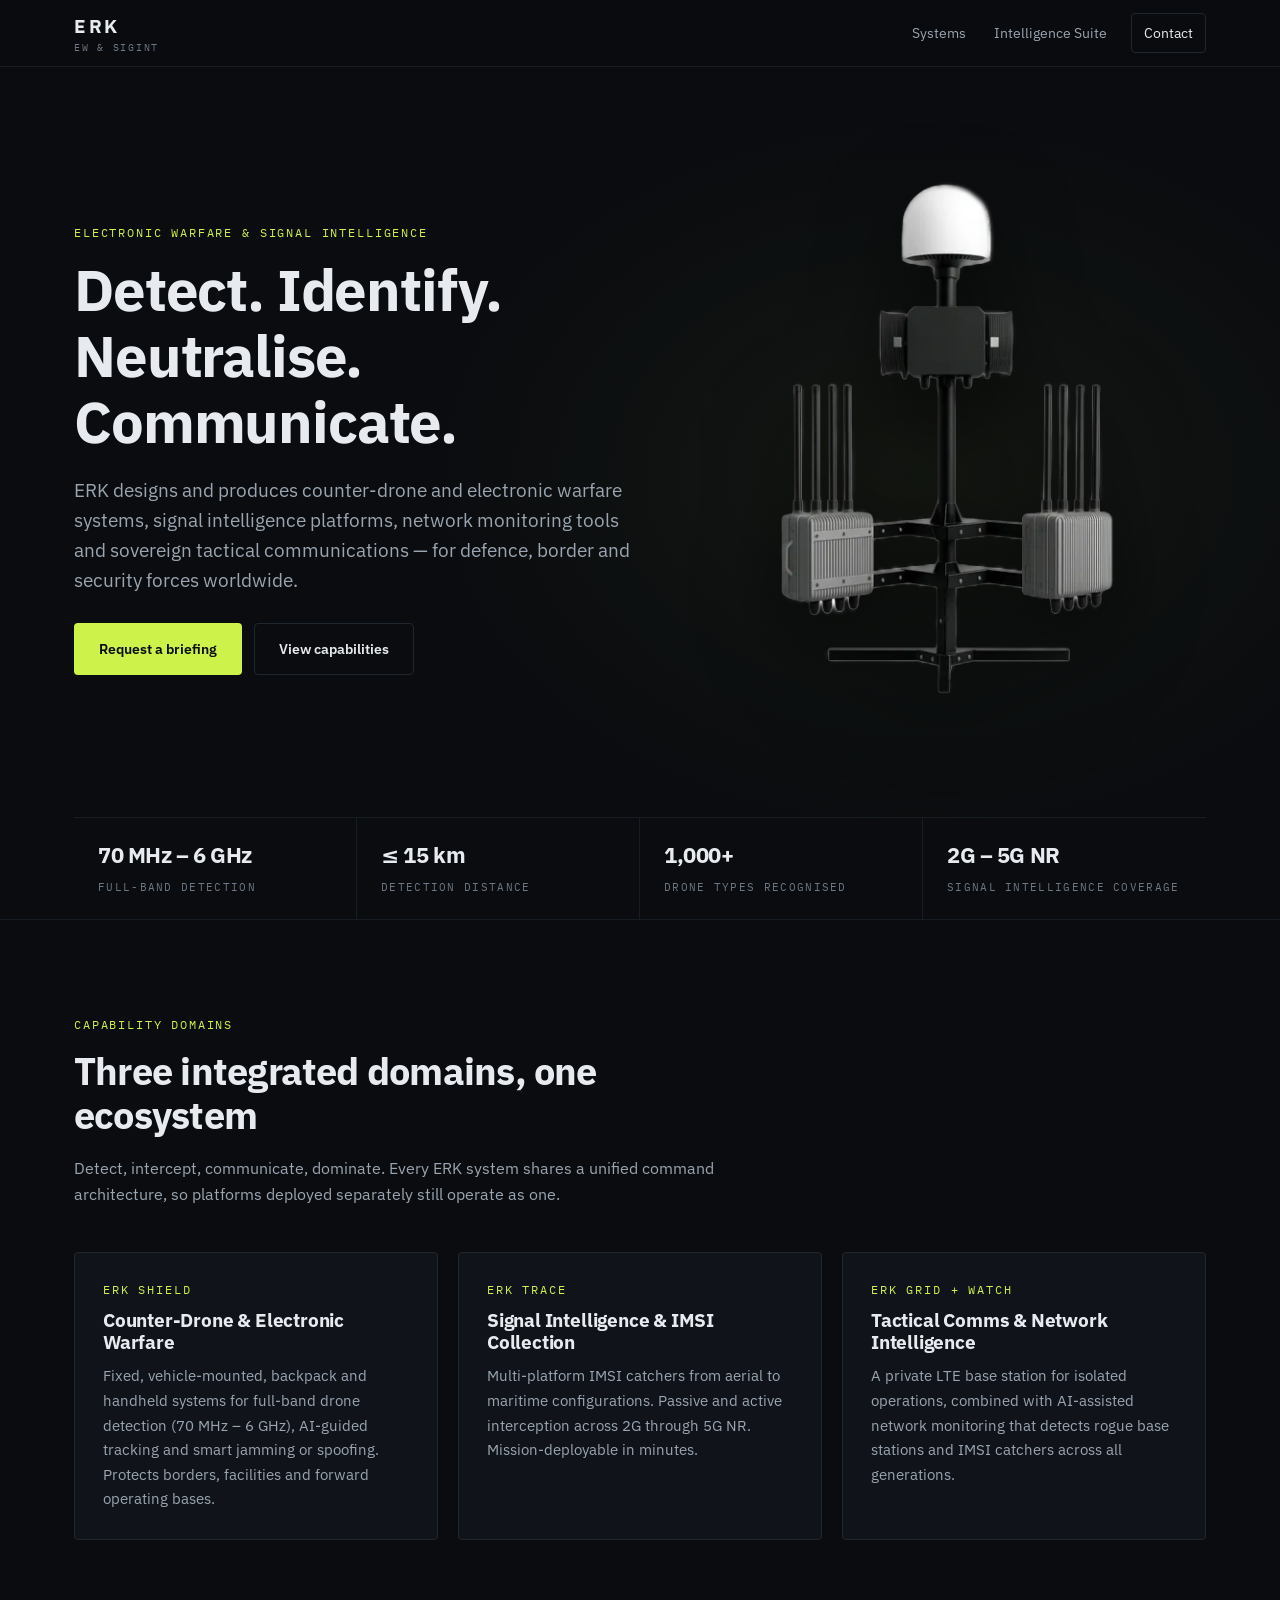
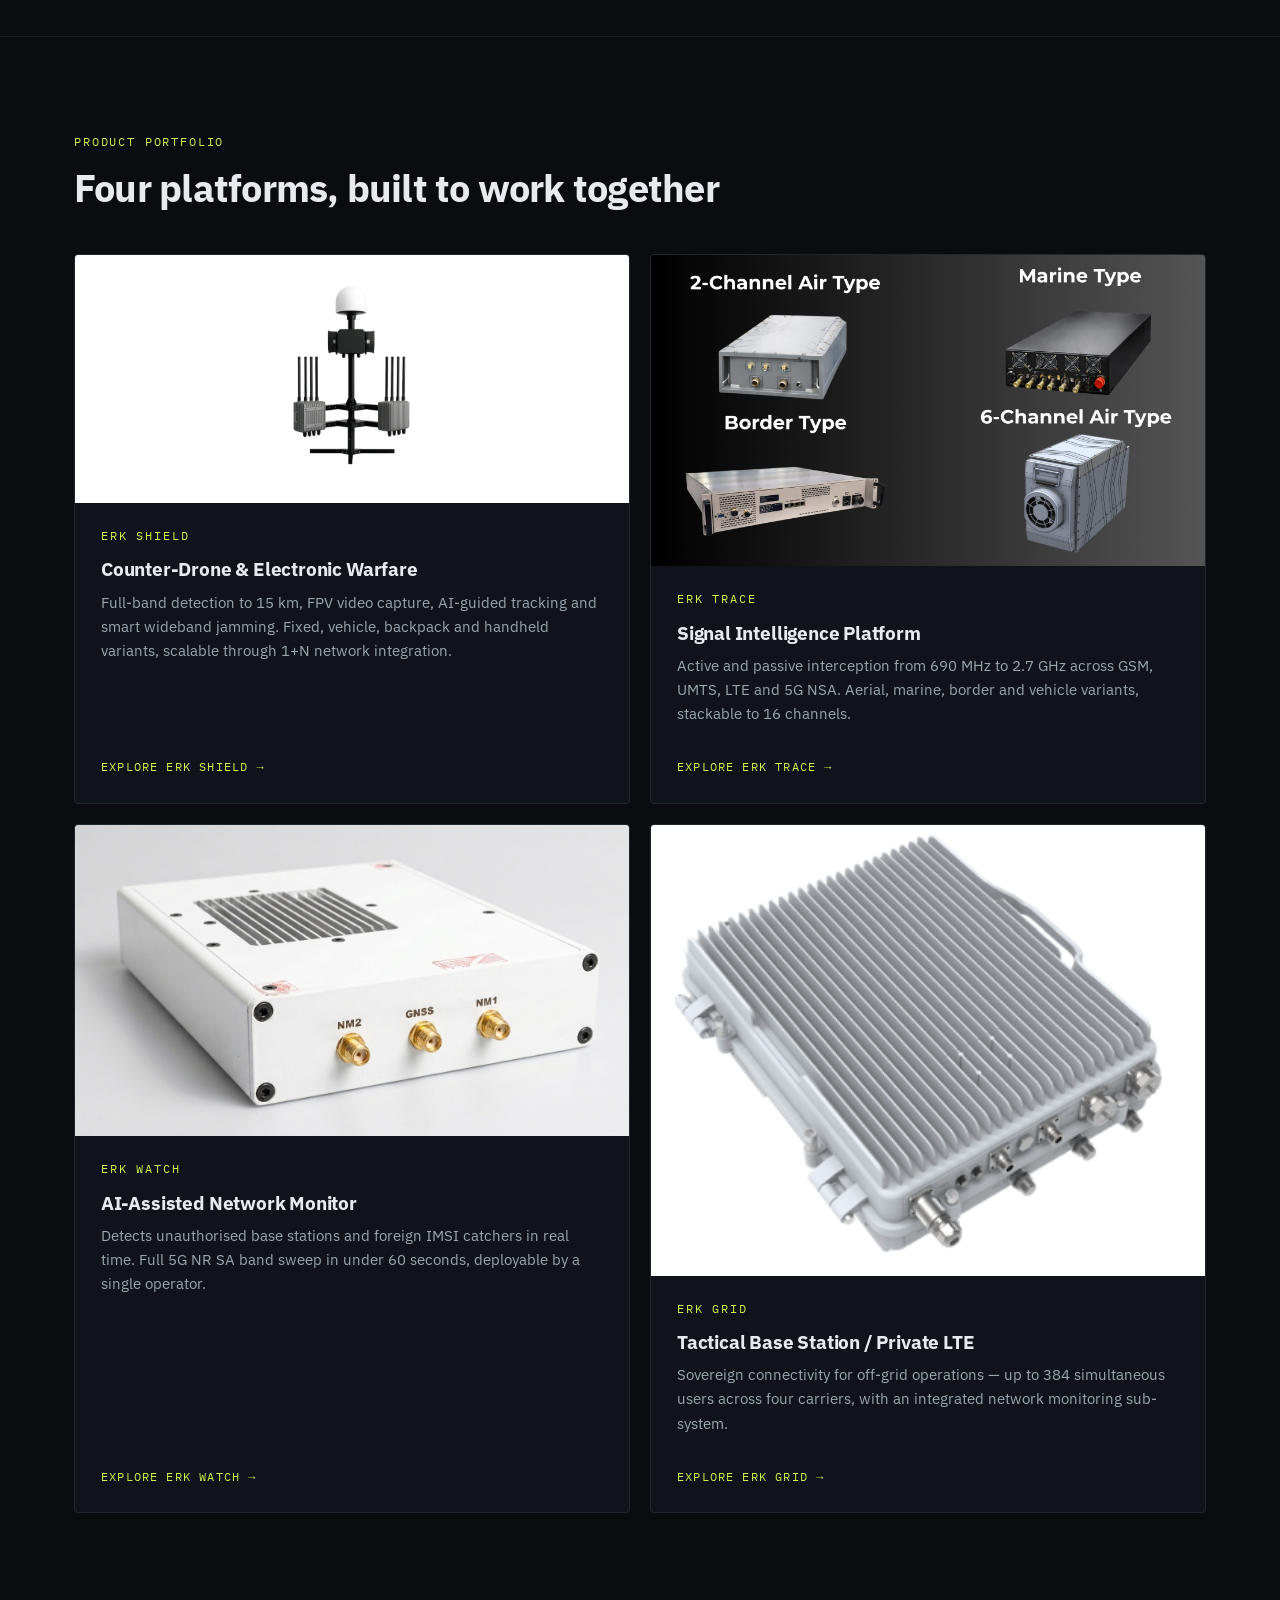
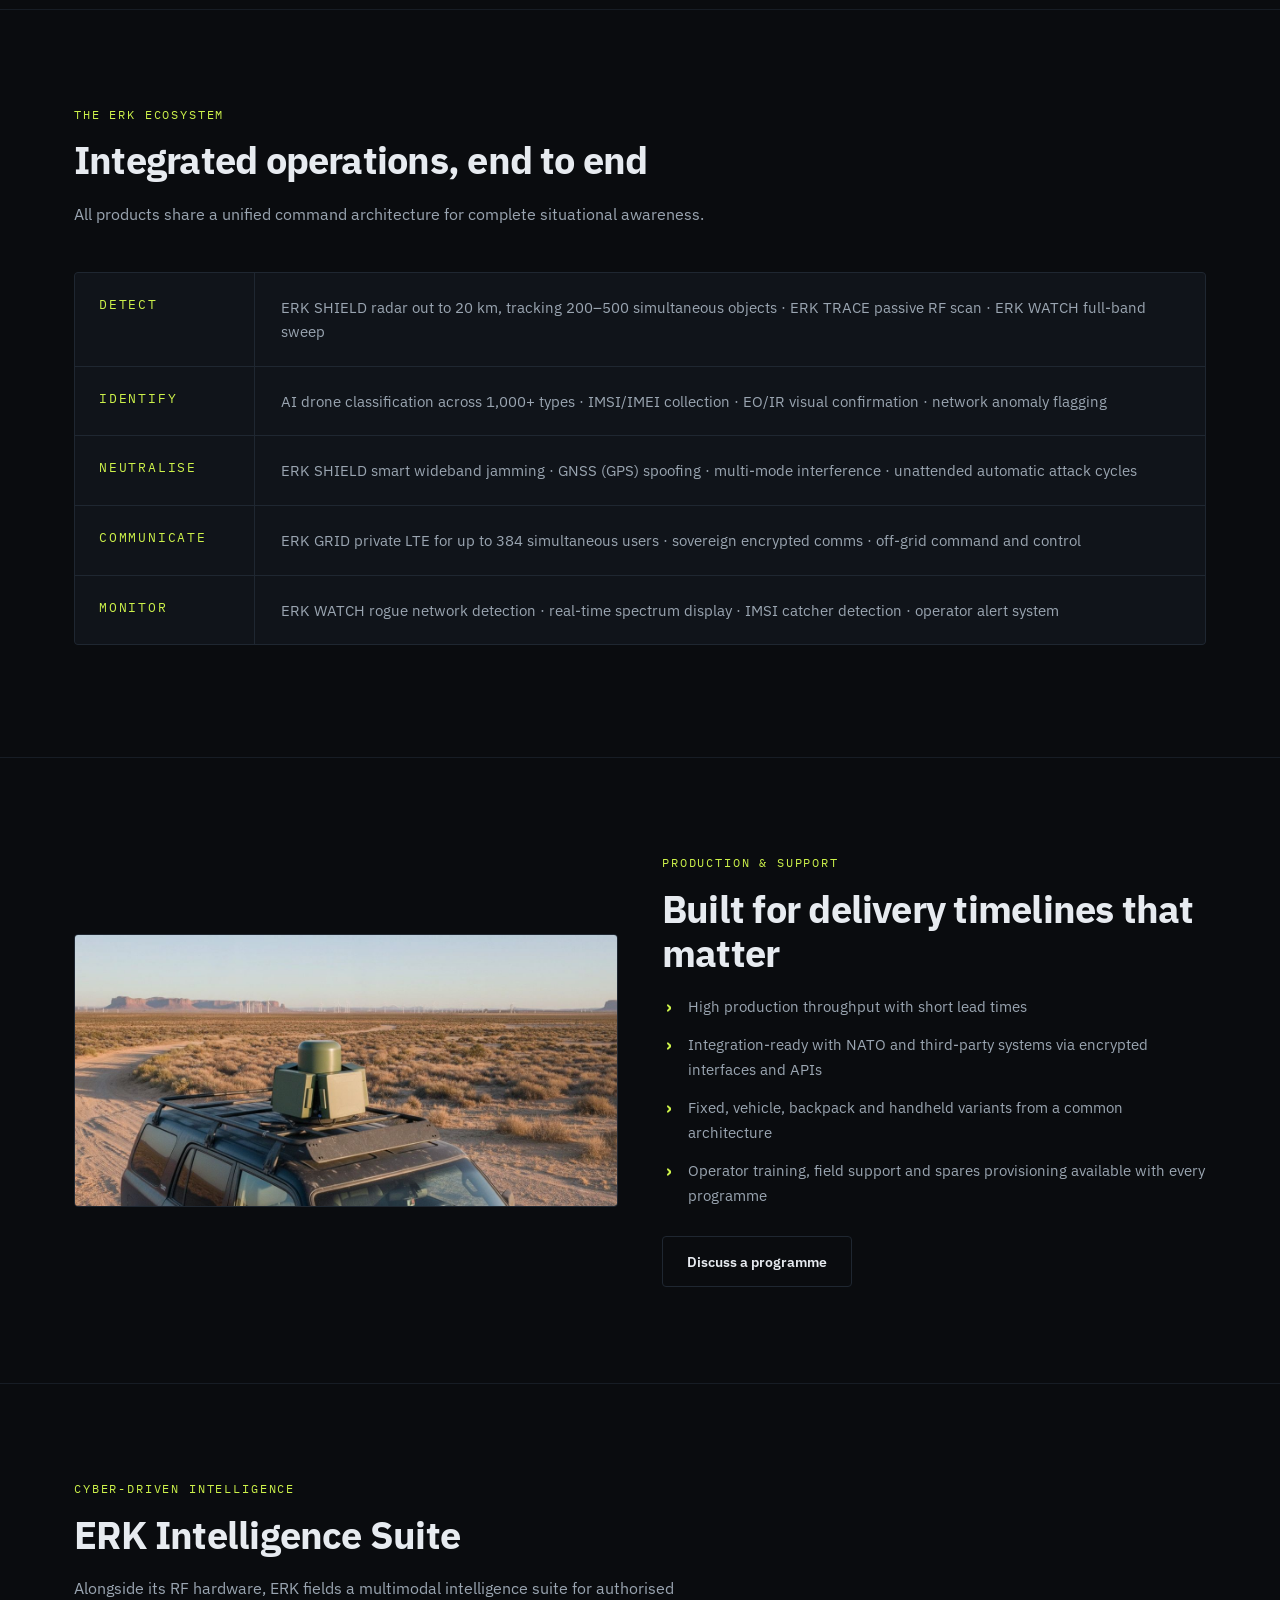
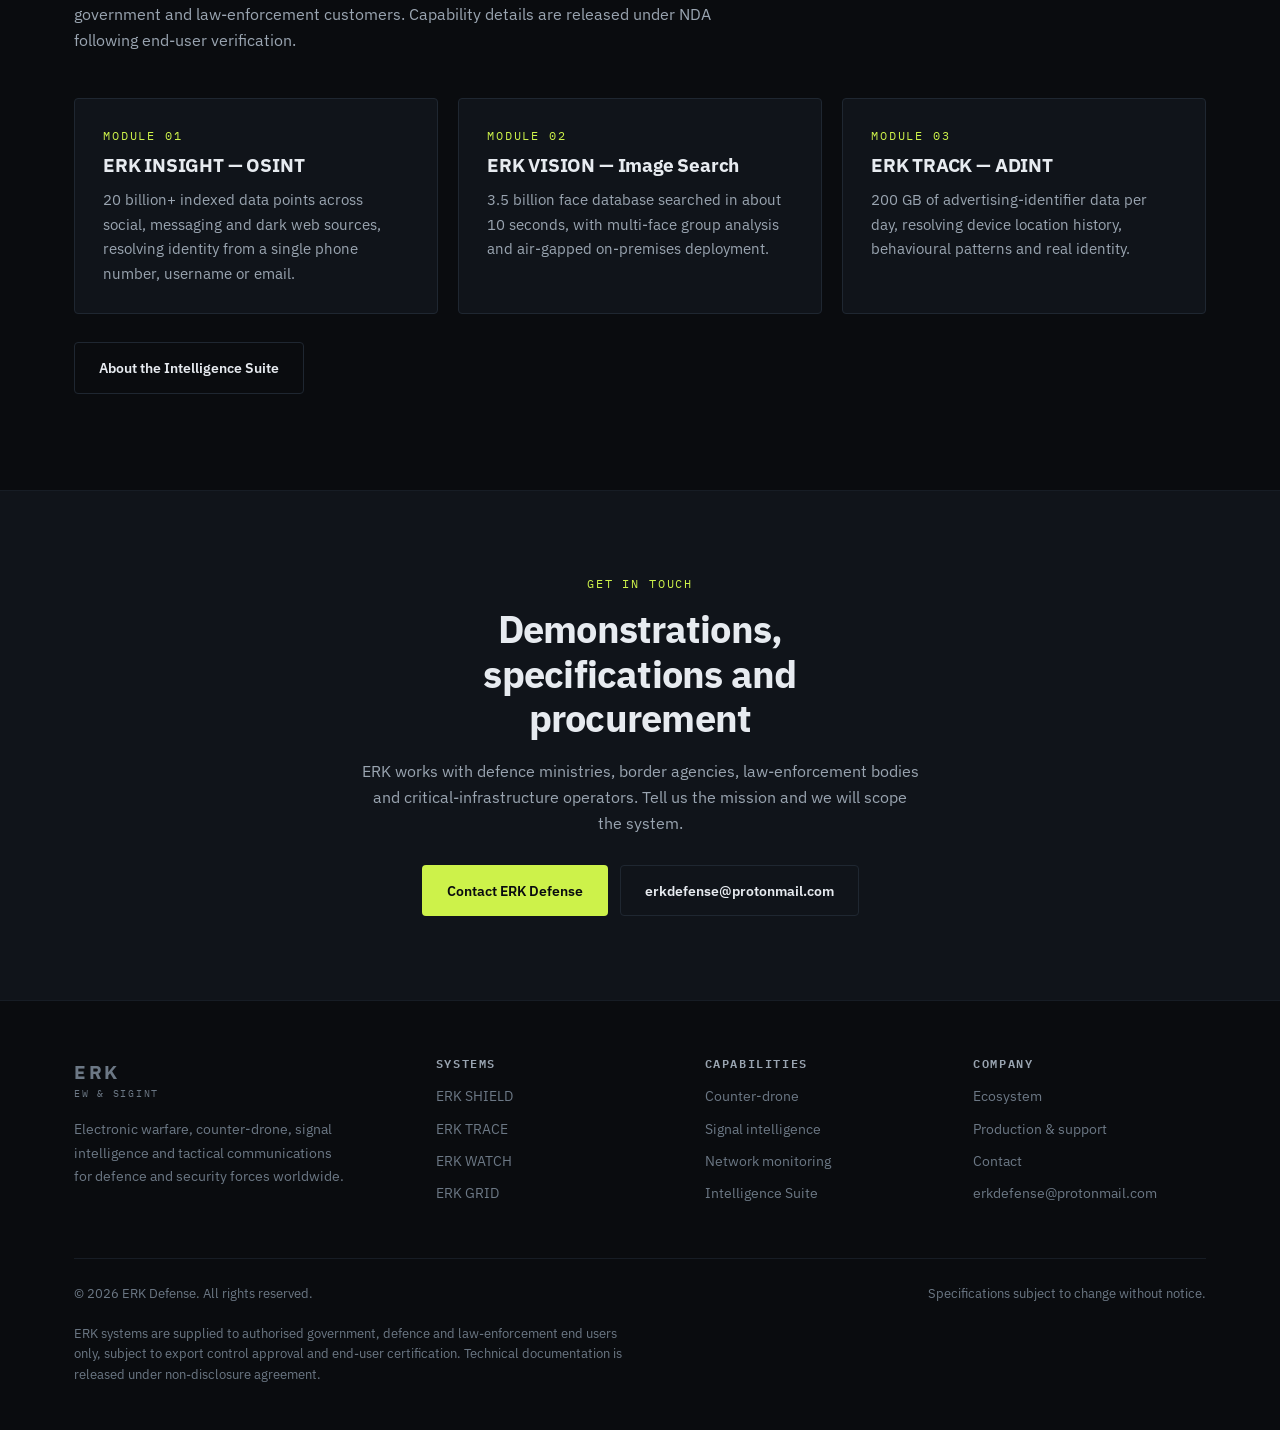
<file: index.html>
<!DOCTYPE html>
<html lang="en">
<head>
<meta charset="utf-8">
<meta name="viewport" content="width=device-width, initial-scale=1">
<title>ERK Defense — Electronic Warfare &amp; Signal Intelligence</title>
<meta name="description" content="ERK Defense builds counter-drone and electronic warfare systems, signal intelligence platforms, network monitoring and tactical private LTE for defence and security forces worldwide.">
<link rel="icon" href="assets/img/logo.svg" type="image/svg+xml">
<link rel="preload" href="assets/fonts/plex-sans-400.woff2" as="font" type="font/woff2" crossorigin>
<link rel="preload" href="assets/fonts/plex-sans-700.woff2" as="font" type="font/woff2" crossorigin>
<link rel="preload" href="assets/fonts/plex-mono-400.woff2" as="font" type="font/woff2" crossorigin>
<link rel="stylesheet" href="assets/css/site.css">
<meta property="og:title" content="ERK Defense — Electronic Warfare &amp; Signal Intelligence">
<meta property="og:description" content="Counter-drone, signal intelligence, network monitoring and tactical communications for defence and security forces worldwide.">
<meta property="og:type" content="website">
</head>
<body>
<a class="skip" href="#main">Skip to content</a>

<header class="site-header">
  <div class="wrap">
    <a class="brand" href="index.html">
      <span>
        <span class="brand-name">ERK</span>
        <span class="brand-sub">EW &amp; SIGINT</span>
      </span>
    </a>

    <button class="nav-toggle" type="button" aria-label="Toggle navigation" aria-expanded="false" aria-controls="primary-nav">
      <svg viewBox="0 0 24 24" fill="none" stroke="currentColor" stroke-width="2" stroke-linecap="round">
        <path d="M3 6h18M3 12h18M3 18h18"/>
      </svg>
    </button>

    <nav class="nav" id="primary-nav" aria-label="Primary">
      <a href="systems.html">Systems</a>
      <a href="intelligence.html">Intelligence Suite</a>
      <a class="nav-cta" href="contact.html">Contact</a>
    </nav>
  </div>
</header>

<main id="main">

  <!-- ================= HERO ================= -->
  <section class="hero">
    <div class="wrap">
      <div class="hero-grid">
        <div>
          <span class="eyebrow">Electronic Warfare &amp; Signal Intelligence</span>
          <h1>Detect. Identify. Neutralise. Communicate.</h1>
          <p class="hero-lede">
            ERK designs and produces counter-drone and electronic warfare systems,
            signal intelligence platforms, network monitoring tools and sovereign
            tactical communications — for defence, border and security forces worldwide.
          </p>
          <div class="btn-row">
            <a class="btn btn-primary" href="contact.html">Request a briefing</a>
            <a class="btn btn-ghost" href="#capabilities">View capabilities</a>
          </div>
        </div>
        <div class="hero-media">
          <img src="assets/img/shield-mast-cutout.png" width="457" height="584"
               alt="ERK SHIELD fixed counter-drone platform: radar dome, electro-optical head, RF modules and jamming antenna banks on a tripod mast">
        </div>
      </div>
    </div>
    <div class="wrap">
      <div class="hero-strip">
        <div><strong>70&nbsp;MHz – 6&nbsp;GHz</strong><span>Full-band detection</span></div>
        <div><strong>≤ 15 km</strong><span>Detection distance</span></div>
        <div><strong>1,000+</strong><span>Drone types recognised</span></div>
        <div><strong>2G – 5G&nbsp;NR</strong><span>Signal intelligence coverage</span></div>
      </div>
    </div>
  </section>

  <!-- ================= CAPABILITY DOMAINS ================= -->
  <section class="section" id="capabilities">
    <div class="wrap">
      <div class="section-head">
        <span class="eyebrow">Capability domains</span>
        <h2>Three integrated domains, one ecosystem</h2>
        <p>Detect, intercept, communicate, dominate. Every ERK system shares a unified
           command architecture, so platforms deployed separately still operate as one.</p>
      </div>

      <div class="grid grid-3">
        <article class="card">
          <span class="eyebrow">ERK SHIELD</span>
          <h3>Counter-Drone &amp; Electronic Warfare</h3>
          <p>Fixed, vehicle-mounted, backpack and handheld systems for full-band drone
             detection (70 MHz – 6 GHz), AI-guided tracking and smart jamming or spoofing.
             Protects borders, facilities and forward operating bases.</p>
        </article>
        <article class="card">
          <span class="eyebrow">ERK TRACE</span>
          <h3>Signal Intelligence &amp; IMSI Collection</h3>
          <p>Multi-platform IMSI catchers from aerial to maritime configurations.
             Passive and active interception across 2G through 5G NR.
             Mission-deployable in minutes.</p>
        </article>
        <article class="card">
          <span class="eyebrow">ERK GRID + WATCH</span>
          <h3>Tactical Comms &amp; Network Intelligence</h3>
          <p>A private LTE base station for isolated operations, combined with AI-assisted
             network monitoring that detects rogue base stations and IMSI catchers
             across all generations.</p>
        </article>
      </div>
    </div>
  </section>

  <!-- ================= PRODUCTS ================= -->
  <section class="section" id="products">
    <div class="wrap">
      <div class="section-head">
        <span class="eyebrow">Product portfolio</span>
        <h2>Four platforms, built to work together</h2>
      </div>

      <div class="grid grid-2">
        <a class="product-card" href="systems.html#shield">
          <div class="plate white"><img src="assets/img/shield-fixed.png" alt="ERK SHIELD fixed counter-drone mast" loading="lazy"></div>
          <div class="body">
            <span class="eyebrow">ERK SHIELD</span>
            <h3>Counter-Drone &amp; Electronic Warfare</h3>
            <p>Full-band detection to 15 km, FPV video capture, AI-guided tracking and
               smart wideband jamming. Fixed, vehicle, backpack and handheld variants,
               scalable through 1+N network integration.</p>
            <span class="more">Explore ERK SHIELD →</span>
          </div>
        </a>

        <a class="product-card" href="systems.html#trace">
          <div class="plate bleed"><img src="assets/img/trace-variants.png" alt="ERK TRACE platform variants: air, marine, border and vehicle types" loading="lazy"></div>
          <div class="body">
            <span class="eyebrow">ERK TRACE</span>
            <h3>Signal Intelligence Platform</h3>
            <p>Active and passive interception from 690 MHz to 2.7 GHz across GSM, UMTS,
               LTE and 5G NSA. Aerial, marine, border and vehicle variants,
               stackable to 16 channels.</p>
            <span class="more">Explore ERK TRACE →</span>
          </div>
        </a>

        <a class="product-card" href="systems.html#watch">
          <div class="plate bleed"><img src="assets/img/watch-unit.jpg" alt="ERK WATCH network monitoring unit with NM1, NM2 and GNSS antenna ports" loading="lazy"></div>
          <div class="body">
            <span class="eyebrow">ERK WATCH</span>
            <h3>AI-Assisted Network Monitor</h3>
            <p>Detects unauthorised base stations and foreign IMSI catchers in real time.
               Full 5G NR SA band sweep in under 60 seconds, deployable by a single operator.</p>
            <span class="more">Explore ERK WATCH →</span>
          </div>
        </a>

        <a class="product-card" href="systems.html#grid">
          <div class="plate bleed" style="aspect-ratio:366/298; min-height:0"><img src="assets/img/grid-unit.png" alt="ERK GRID tactical private LTE base station unit" loading="lazy"></div>
          <div class="body">
            <span class="eyebrow">ERK GRID</span>
            <h3>Tactical Base Station / Private LTE</h3>
            <p>Sovereign connectivity for off-grid operations — up to 384 simultaneous
               users across four carriers, with an integrated network monitoring
               sub-system.</p>
            <span class="more">Explore ERK GRID →</span>
          </div>
        </a>
      </div>
    </div>
  </section>

  <!-- ================= ECOSYSTEM ================= -->
  <section class="section" id="ecosystem">
    <div class="wrap">
      <div class="section-head">
        <span class="eyebrow">The ERK ecosystem</span>
        <h2>Integrated operations, end to end</h2>
        <p>All products share a unified command architecture for complete situational awareness.</p>
      </div>

      <dl class="chain">
        <div class="chain-row">
          <dt>Detect</dt>
          <dd>ERK SHIELD radar out to 20 km, tracking 200–500 simultaneous objects · ERK TRACE passive RF scan · ERK WATCH full-band sweep</dd>
        </div>
        <div class="chain-row">
          <dt>Identify</dt>
          <dd>AI drone classification across 1,000+ types · IMSI/IMEI collection · EO/IR visual confirmation · network anomaly flagging</dd>
        </div>
        <div class="chain-row">
          <dt>Neutralise</dt>
          <dd>ERK SHIELD smart wideband jamming · GNSS (GPS) spoofing · multi-mode interference · unattended automatic attack cycles</dd>
        </div>
        <div class="chain-row">
          <dt>Communicate</dt>
          <dd>ERK GRID private LTE for up to 384 simultaneous users · sovereign encrypted comms · off-grid command and control</dd>
        </div>
        <div class="chain-row">
          <dt>Monitor</dt>
          <dd>ERK WATCH rogue network detection · real-time spectrum display · IMSI catcher detection · operator alert system</dd>
        </div>
      </dl>
    </div>
  </section>

  <!-- ================= PRODUCTION ================= -->
  <section class="section" id="production">
    <div class="wrap">
      <div class="split">
        <div class="split-media">
          <img src="assets/img/shield-vehicle.jpg" alt="Vehicle-mounted ERK SHIELD unit deployed on a patrol vehicle in open terrain" loading="lazy">
        </div>
        <div>
          <span class="eyebrow">Production &amp; support</span>
          <h2>Built for delivery timelines that matter</h2>
          <ul class="ticks">
            <li>High production throughput with short lead times</li>
            <li>Integration-ready with NATO and third-party systems via encrypted interfaces and APIs</li>
            <li>Fixed, vehicle, backpack and handheld variants from a common architecture</li>
            <li>Operator training, field support and spares provisioning available with every programme</li>
          </ul>
          <div class="btn-row">
            <a class="btn btn-ghost" href="contact.html">Discuss a programme</a>
          </div>
        </div>
      </div>
    </div>
  </section>

  <!-- ================= INTELLIGENCE TEASER ================= -->
  <section class="section" id="intelligence">
    <div class="wrap">
      <div class="section-head">
        <span class="eyebrow">Cyber-driven intelligence</span>
        <h2>ERK Intelligence Suite</h2>
        <p>Alongside its RF hardware, ERK fields a multimodal intelligence suite for
           authorised government and law-enforcement customers. Capability details are
           released under NDA following end-user verification.</p>
      </div>

      <div class="grid grid-3">
        <article class="card">
          <span class="eyebrow">Module 01</span>
          <h3>ERK INSIGHT — OSINT</h3>
          <p>20 billion+ indexed data points across social, messaging and dark web sources,
             resolving identity from a single phone number, username or email.</p>
        </article>
        <article class="card">
          <span class="eyebrow">Module 02</span>
          <h3>ERK VISION — Image Search</h3>
          <p>3.5 billion face database searched in about 10 seconds, with multi-face group
             analysis and air-gapped on-premises deployment.</p>
        </article>
        <article class="card">
          <span class="eyebrow">Module 03</span>
          <h3>ERK TRACK — ADINT</h3>
          <p>200 GB of advertising-identifier data per day, resolving device location history,
             behavioural patterns and real identity.</p>
        </article>
      </div>

      <div class="btn-row">
        <a class="btn btn-ghost" href="intelligence.html">About the Intelligence Suite</a>
      </div>
    </div>
  </section>

</main>

<section class="cta-band">
  <div class="wrap">
    <span class="eyebrow">Get in touch</span>
    <h2>Demonstrations, specifications and procurement</h2>
    <p>ERK works with defence ministries, border agencies, law-enforcement bodies and
       critical-infrastructure operators. Tell us the mission and we will scope the system.</p>
    <div class="btn-row">
      <a class="btn btn-primary" href="contact.html">Contact ERK Defense</a>
      <a class="btn btn-ghost" href="mailto:erkdefense@protonmail.com">erkdefense@protonmail.com</a>
    </div>
  </div>
</section>

<footer class="site-footer">
  <div class="wrap">
    <div class="footer-grid">
      <div>
        <a class="brand" href="index.html" style="margin-bottom:16px">
          <span><span class="brand-name">ERK</span><span class="brand-sub">EW &amp; SIGINT</span></span>
        </a>
        <p class="footer-blurb">Electronic warfare, counter-drone, signal intelligence and
           tactical communications for defence and security forces worldwide.</p>
      </div>
      <div>
        <h4>Systems</h4>
        <ul>
          <li><a href="systems.html#shield">ERK SHIELD</a></li>
          <li><a href="systems.html#trace">ERK TRACE</a></li>
          <li><a href="systems.html#watch">ERK WATCH</a></li>
          <li><a href="systems.html#grid">ERK GRID</a></li>
        </ul>
      </div>
      <div>
        <h4>Capabilities</h4>
        <ul>
          <li><a href="systems.html#shield">Counter-drone</a></li>
          <li><a href="systems.html#trace">Signal intelligence</a></li>
          <li><a href="systems.html#watch">Network monitoring</a></li>
          <li><a href="intelligence.html">Intelligence Suite</a></li>
        </ul>
      </div>
      <div>
        <h4>Company</h4>
        <ul>
          <li><a href="index.html#ecosystem">Ecosystem</a></li>
          <li><a href="index.html#production">Production &amp; support</a></li>
          <li><a href="contact.html">Contact</a></li>
          <li><a href="mailto:erkdefense@protonmail.com">erkdefense@protonmail.com</a></li>
        </ul>
      </div>
    </div>
    <div class="footer-bottom">
      <span>© <span data-year>2026</span> ERK Defense. All rights reserved.</span>
      <span>Specifications subject to change without notice.</span>
    </div>
    <p class="footer-legal" style="margin-top:20px">
      ERK systems are supplied to authorised government, defence and law-enforcement
      end users only, subject to export control approval and end-user certification.
      Technical documentation is released under non-disclosure agreement.
    </p>
  </div>
</footer>

<script src="assets/js/site.js"></script>
</body>
</html>
</file>
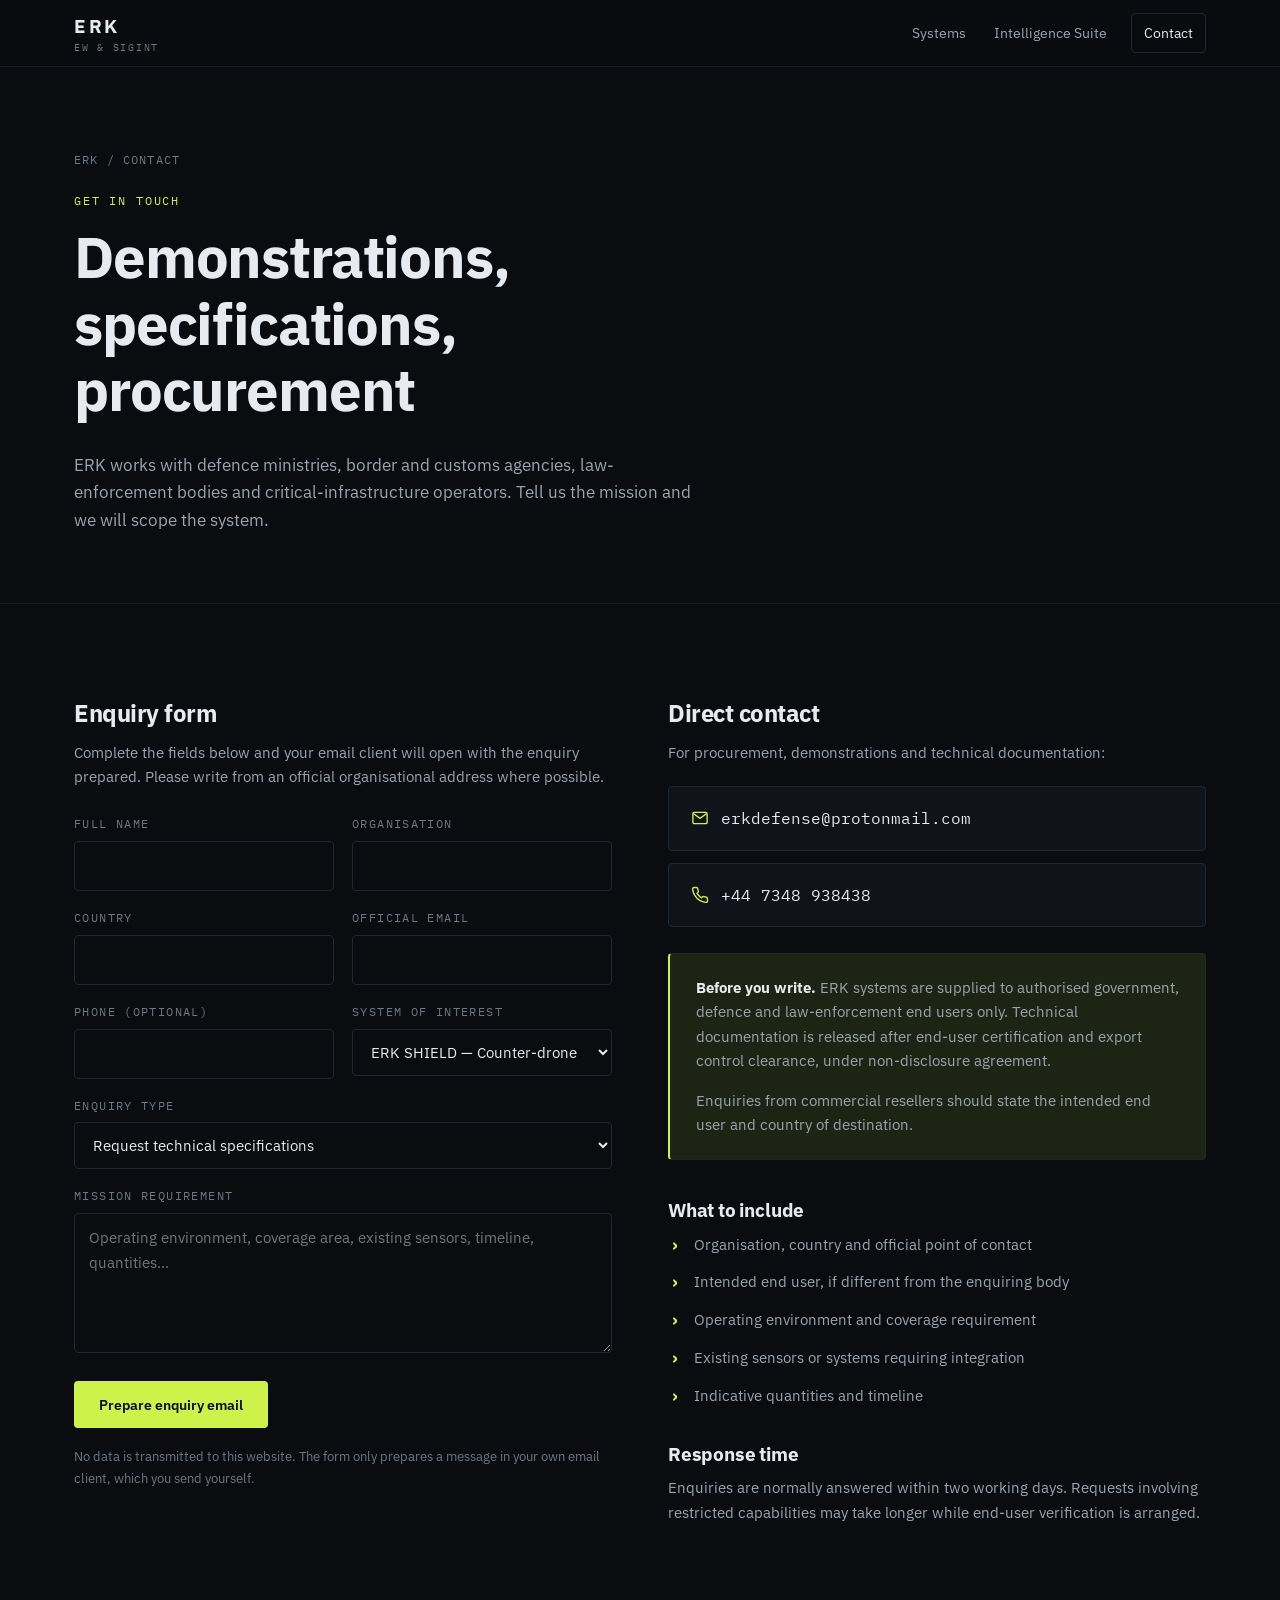
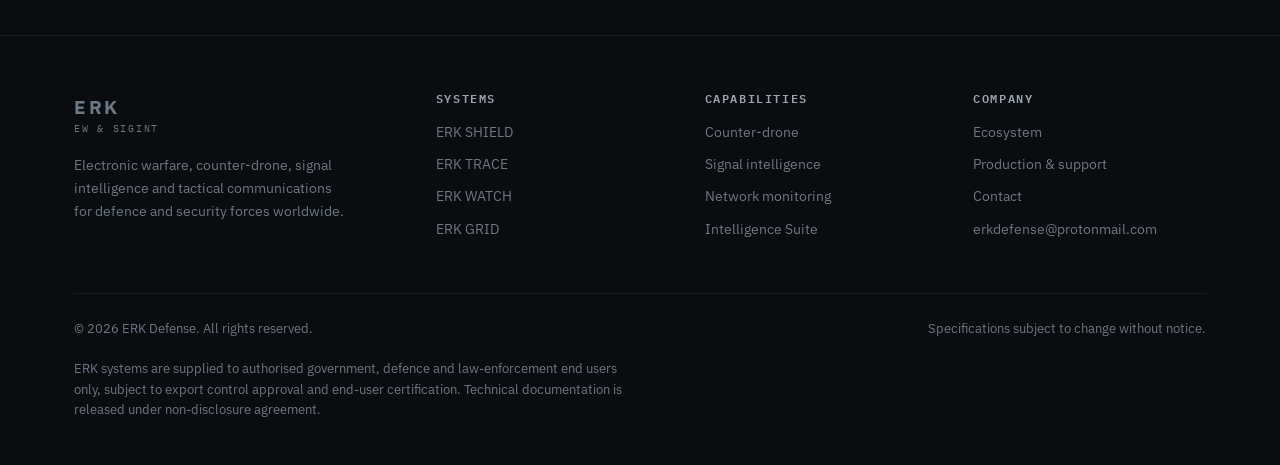
<file: contact.html>
<!DOCTYPE html>
<html lang="en">
<head>
<meta charset="utf-8">
<meta name="viewport" content="width=device-width, initial-scale=1">
<title>Contact — ERK Defense</title>
<meta name="description" content="Contact ERK Defense for demonstrations, technical specifications and procurement enquiries covering counter-drone, signal intelligence, network monitoring and tactical communications systems.">
<link rel="icon" href="assets/img/logo.svg" type="image/svg+xml">
<link rel="preload" href="assets/fonts/plex-sans-400.woff2" as="font" type="font/woff2" crossorigin>
<link rel="preload" href="assets/fonts/plex-sans-700.woff2" as="font" type="font/woff2" crossorigin>
<link rel="preload" href="assets/fonts/plex-mono-400.woff2" as="font" type="font/woff2" crossorigin>
<link rel="stylesheet" href="assets/css/site.css">
</head>
<body>
<a class="skip" href="#main">Skip to content</a>

<header class="site-header">
  <div class="wrap">
    <a class="brand" href="index.html">
      <span><span class="brand-name">ERK</span><span class="brand-sub">EW &amp; SIGINT</span></span>
    </a>
    <button class="nav-toggle" type="button" aria-label="Toggle navigation" aria-expanded="false" aria-controls="primary-nav">
      <svg viewBox="0 0 24 24" fill="none" stroke="currentColor" stroke-width="2" stroke-linecap="round"><path d="M3 6h18M3 12h18M3 18h18"/></svg>
    </button>
    <nav class="nav" id="primary-nav" aria-label="Primary">
      <a href="systems.html">Systems</a>
      <a href="intelligence.html">Intelligence Suite</a>
      <a class="nav-cta" href="contact.html" aria-current="page">Contact</a>
    </nav>
  </div>
</header>

<main id="main">

  <section class="page-head">
    <div class="wrap">
      <p class="crumb"><a href="index.html">ERK</a> / Contact</p>
      <span class="eyebrow">Get in touch</span>
      <h1>Demonstrations, specifications, procurement</h1>
      <p class="lede">
        ERK works with defence ministries, border and customs agencies, law-enforcement
        bodies and critical-infrastructure operators. Tell us the mission and we will
        scope the system.
      </p>
    </div>
  </section>

  <section class="section">
    <div class="wrap">
      <div class="split" style="align-items:start; gap:56px">

        <!-- ---------- form ---------- -->
        <div>
          <h2 style="font-size:1.5rem">Enquiry form</h2>
          <p style="color:var(--text-dim); font-size:.95rem; margin-bottom:26px">
            Complete the fields below and your email client will open with the enquiry
            prepared. Please write from an official organisational address where possible.
          </p>

          <form id="inquiry-form" data-mailto="erkdefense@protonmail.com">
            <div class="form-grid">
              <div class="field">
                <label for="f-name">Full name</label>
                <input id="f-name" name="name" type="text" autocomplete="name" required>
              </div>
              <div class="field">
                <label for="f-org">Organisation</label>
                <input id="f-org" name="organisation" type="text" autocomplete="organization" required>
              </div>
              <div class="field">
                <label for="f-country">Country</label>
                <input id="f-country" name="country" type="text" autocomplete="country-name">
              </div>
              <div class="field">
                <label for="f-email">Official email</label>
                <input id="f-email" name="email" type="email" autocomplete="email" required>
              </div>
              <div class="field">
                <label for="f-phone">Phone (optional)</label>
                <input id="f-phone" name="phone" type="tel" autocomplete="tel">
              </div>
              <div class="field">
                <label for="f-interest">System of interest</label>
                <select id="f-interest" name="interest">
                  <option>ERK SHIELD — Counter-drone</option>
                  <option>ERK TRACE — Signal intelligence</option>
                  <option>ERK WATCH — Network monitoring</option>
                  <option>ERK GRID — Tactical private LTE</option>
                  <option>ERK Intelligence Suite</option>
                  <option>Multiple systems / full portfolio</option>
                </select>
              </div>
              <div class="field full">
                <label for="f-type">Enquiry type</label>
                <select id="f-type" name="type">
                  <option>Request technical specifications</option>
                  <option>Request a demonstration</option>
                  <option>Procurement / tender enquiry</option>
                  <option>Integration with existing systems</option>
                  <option>Partnership or representation</option>
                  <option>Other</option>
                </select>
              </div>
              <div class="field full">
                <label for="f-message">Mission requirement</label>
                <textarea id="f-message" name="message" placeholder="Operating environment, coverage area, existing sensors, timeline, quantities…"></textarea>
              </div>
            </div>

            <div class="btn-row">
              <button class="btn btn-primary" type="submit">Prepare enquiry email</button>
            </div>
            <p class="form-note" id="form-status" role="status" aria-live="polite"></p>
            <p class="form-note">
              No data is transmitted to this website. The form only prepares a message in
              your own email client, which you send yourself.
            </p>
          </form>
        </div>

        <!-- ---------- direct contact ---------- -->
        <div>
          <h2 style="font-size:1.5rem">Direct contact</h2>
          <p style="color:var(--text-dim); font-size:.95rem; margin-bottom:22px">
            For procurement, demonstrations and technical documentation:
          </p>

          <a class="contact-line" href="mailto:erkdefense@protonmail.com">
            <svg viewBox="0 0 24 24" fill="none" stroke="currentColor" stroke-width="1.8" aria-hidden="true">
              <rect x="2.5" y="4.5" width="19" height="15" rx="2"/>
              <path d="m3 6 9 6.5L21 6"/>
            </svg>
            erkdefense@protonmail.com
          </a>

          <a class="contact-line" href="tel:+447348938438" style="margin-top:12px">
            <svg viewBox="0 0 24 24" fill="none" stroke="currentColor" stroke-width="1.8"
                 stroke-linecap="round" stroke-linejoin="round" aria-hidden="true">
              <path d="M22 16.9v3a2 2 0 0 1-2.2 2 19.8 19.8 0 0 1-8.6-3.1 19.5 19.5 0 0 1-6-6A19.8 19.8 0 0 1 2.1 4.2 2 2 0 0 1 4.1 2h3a2 2 0 0 1 2 1.7c.1 1 .3 1.9.6 2.8a2 2 0 0 1-.5 2.1L8 9.8a16 16 0 0 0 6 6l1.2-1.2a2 2 0 0 1 2.1-.5c.9.3 1.8.5 2.8.6a2 2 0 0 1 1.7 2z"/>
            </svg>
            +44 7348 938438
          </a>

          <div class="notice" style="margin-top:26px">
            <p><strong>Before you write.</strong> ERK systems are supplied to authorised
            government, defence and law-enforcement end users only. Technical documentation
            is released after end-user certification and export control clearance, under
            non-disclosure agreement.</p>
            <p>Enquiries from commercial resellers should state the intended end user and
            country of destination.</p>
          </div>

          <h3 style="margin-top:40px">What to include</h3>
          <ul class="ticks">
            <li>Organisation, country and official point of contact</li>
            <li>Intended end user, if different from the enquiring body</li>
            <li>Operating environment and coverage requirement</li>
            <li>Existing sensors or systems requiring integration</li>
            <li>Indicative quantities and timeline</li>
          </ul>

          <h3 style="margin-top:36px">Response time</h3>
          <p style="color:var(--text-dim); font-size:.95rem">
            Enquiries are normally answered within two working days. Requests involving
            restricted capabilities may take longer while end-user verification is arranged.
          </p>
        </div>

      </div>
    </div>
  </section>

</main>

<footer class="site-footer">
  <div class="wrap">
    <div class="footer-grid">
      <div>
        <a class="brand" href="index.html" style="margin-bottom:16px">
          <span><span class="brand-name">ERK</span><span class="brand-sub">EW &amp; SIGINT</span></span>
        </a>
        <p class="footer-blurb">Electronic warfare, counter-drone, signal intelligence and
           tactical communications for defence and security forces worldwide.</p>
      </div>
      <div>
        <h4>Systems</h4>
        <ul>
          <li><a href="systems.html#shield">ERK SHIELD</a></li>
          <li><a href="systems.html#trace">ERK TRACE</a></li>
          <li><a href="systems.html#watch">ERK WATCH</a></li>
          <li><a href="systems.html#grid">ERK GRID</a></li>
        </ul>
      </div>
      <div>
        <h4>Capabilities</h4>
        <ul>
          <li><a href="systems.html#shield">Counter-drone</a></li>
          <li><a href="systems.html#trace">Signal intelligence</a></li>
          <li><a href="systems.html#watch">Network monitoring</a></li>
          <li><a href="intelligence.html">Intelligence Suite</a></li>
        </ul>
      </div>
      <div>
        <h4>Company</h4>
        <ul>
          <li><a href="index.html#ecosystem">Ecosystem</a></li>
          <li><a href="index.html#production">Production &amp; support</a></li>
          <li><a href="contact.html">Contact</a></li>
          <li><a href="mailto:erkdefense@protonmail.com">erkdefense@protonmail.com</a></li>
        </ul>
      </div>
    </div>
    <div class="footer-bottom">
      <span>© <span data-year>2026</span> ERK Defense. All rights reserved.</span>
      <span>Specifications subject to change without notice.</span>
    </div>
    <p class="footer-legal" style="margin-top:20px">
      ERK systems are supplied to authorised government, defence and law-enforcement
      end users only, subject to export control approval and end-user certification.
      Technical documentation is released under non-disclosure agreement.
    </p>
  </div>
</footer>

<script src="assets/js/site.js"></script>
</body>
</html>
</file>
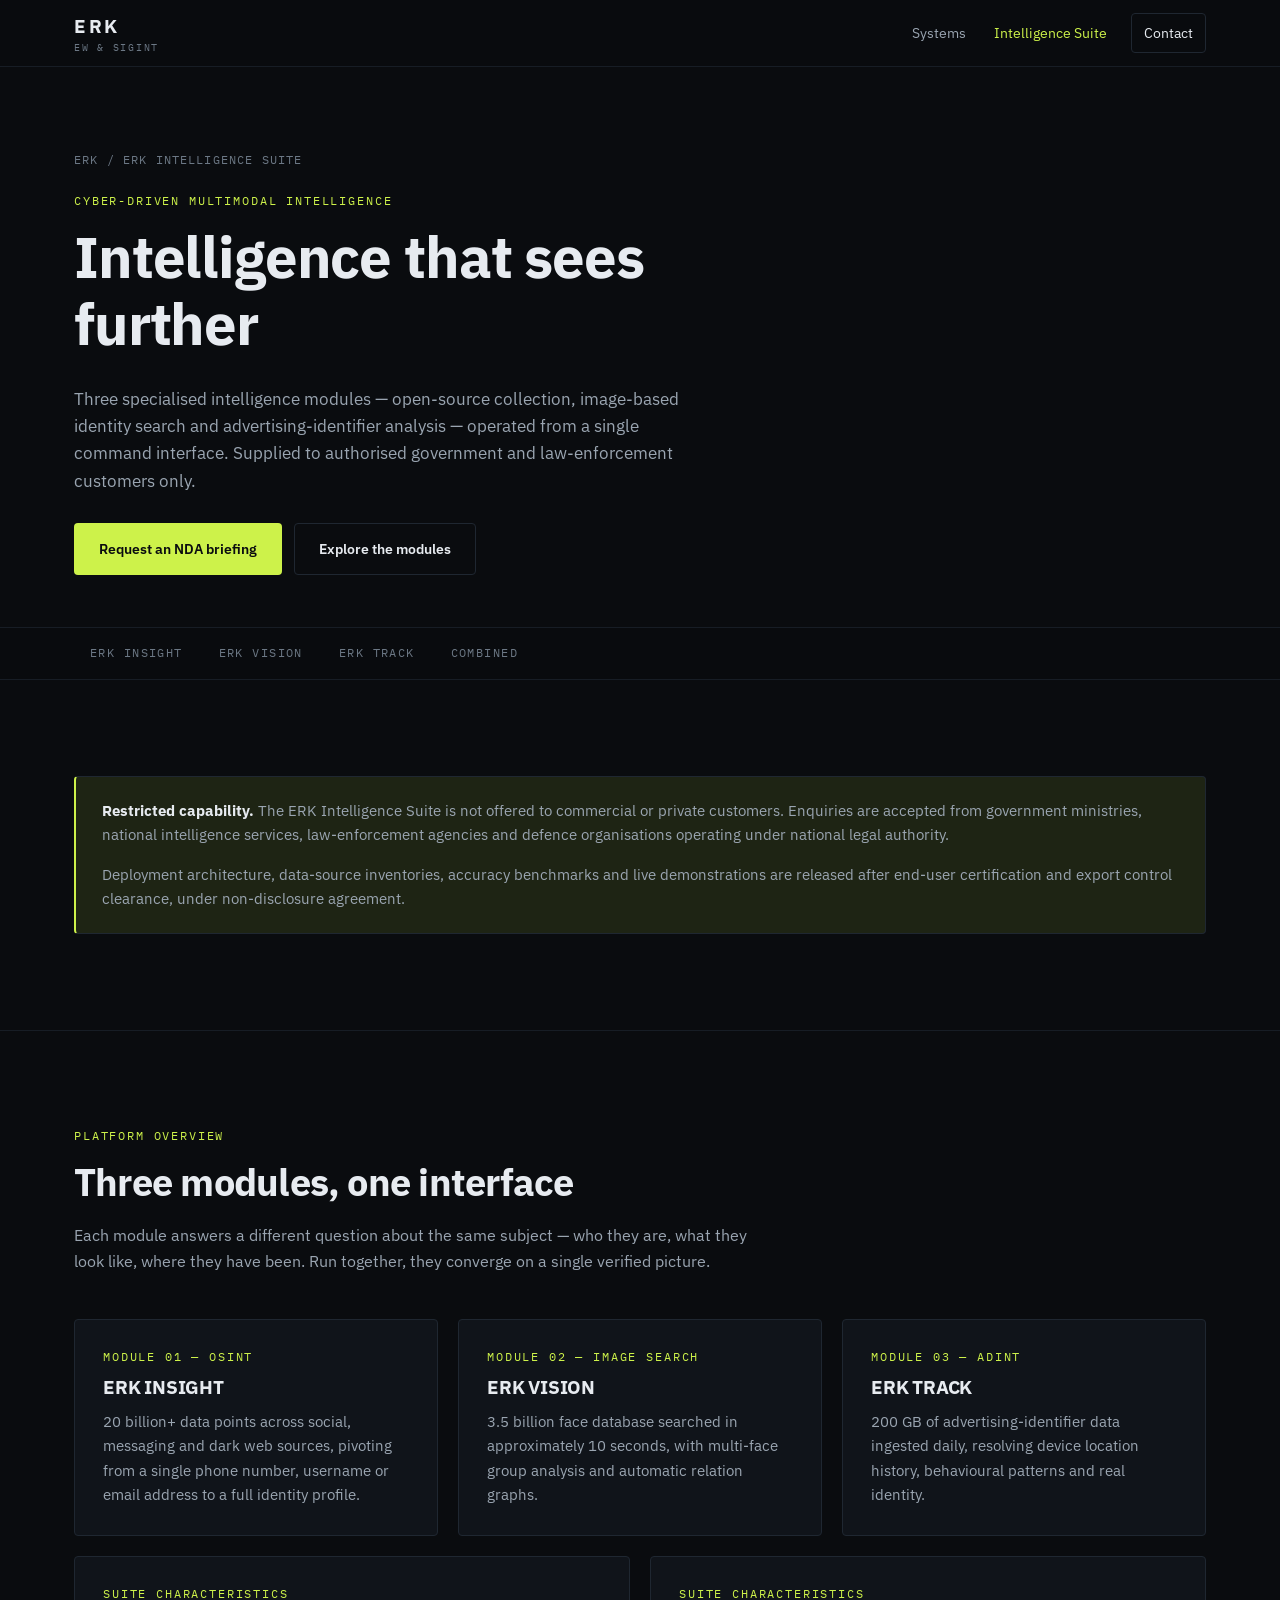
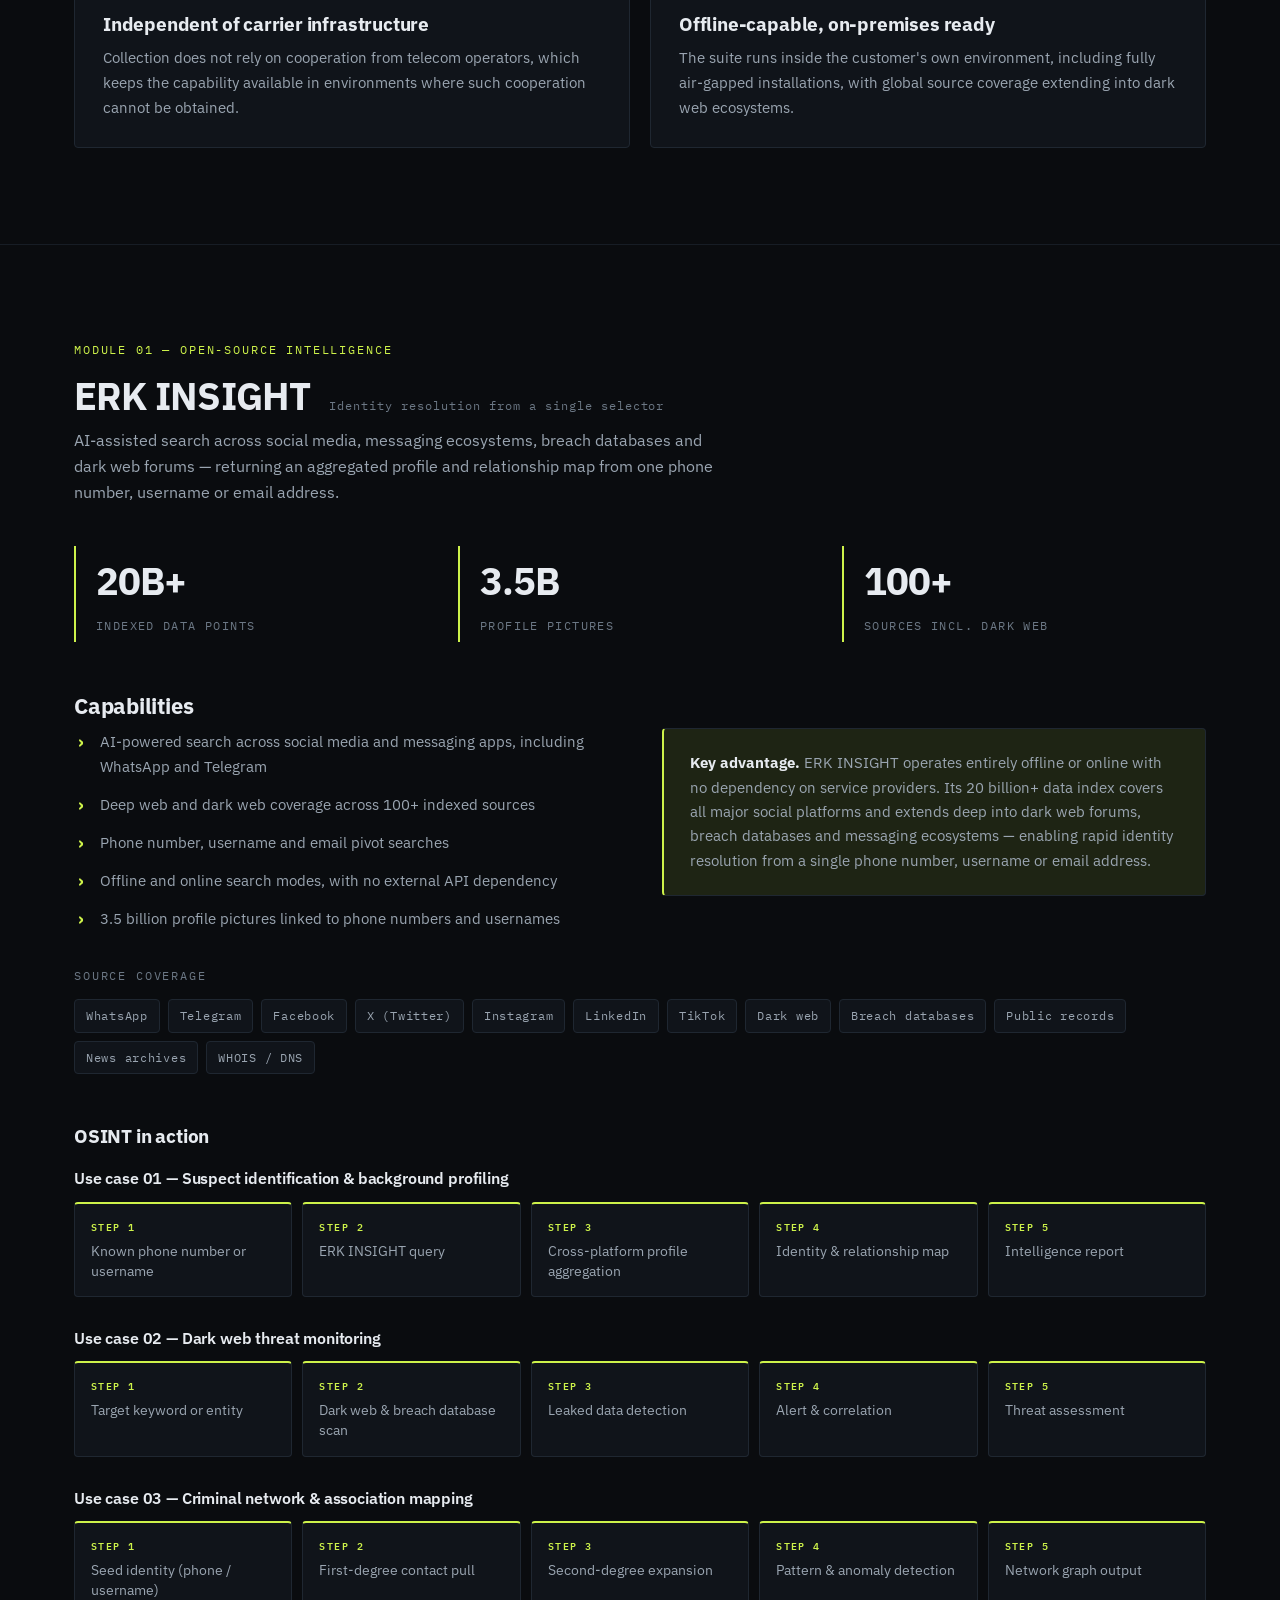
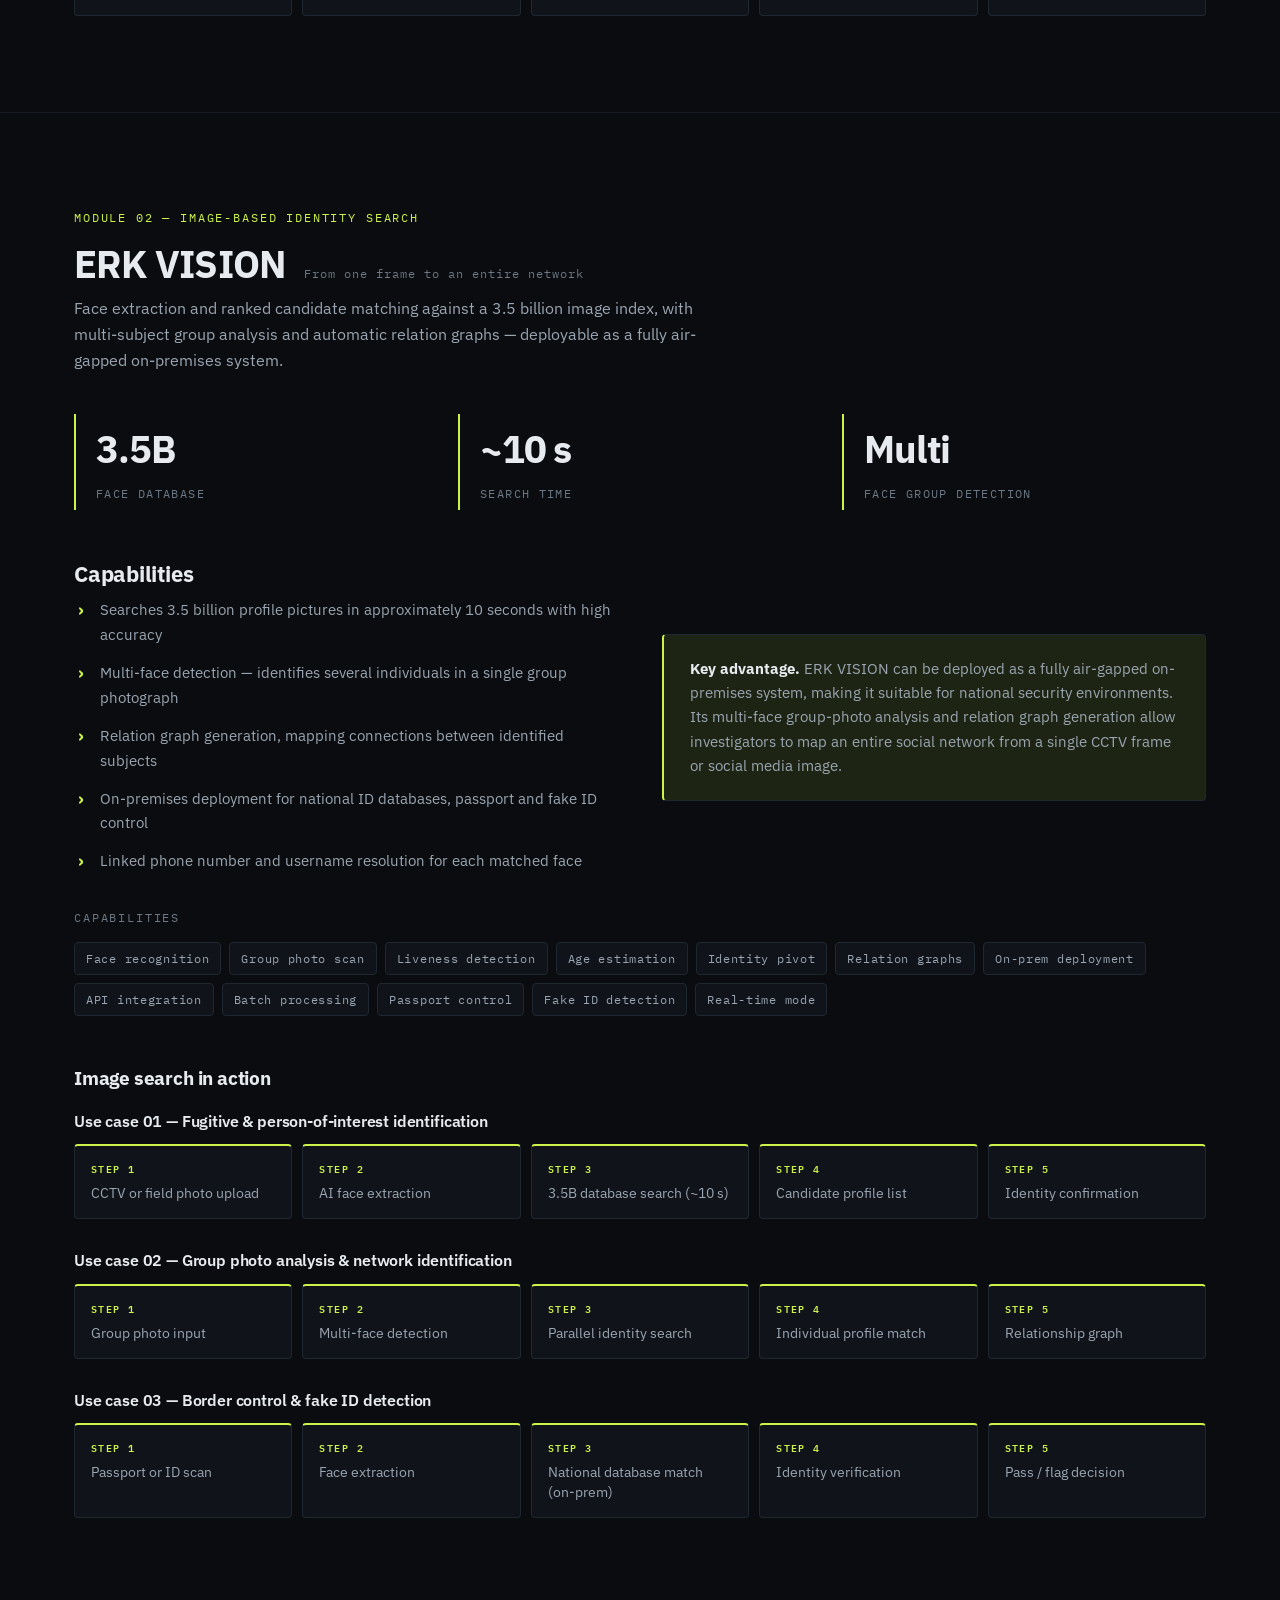
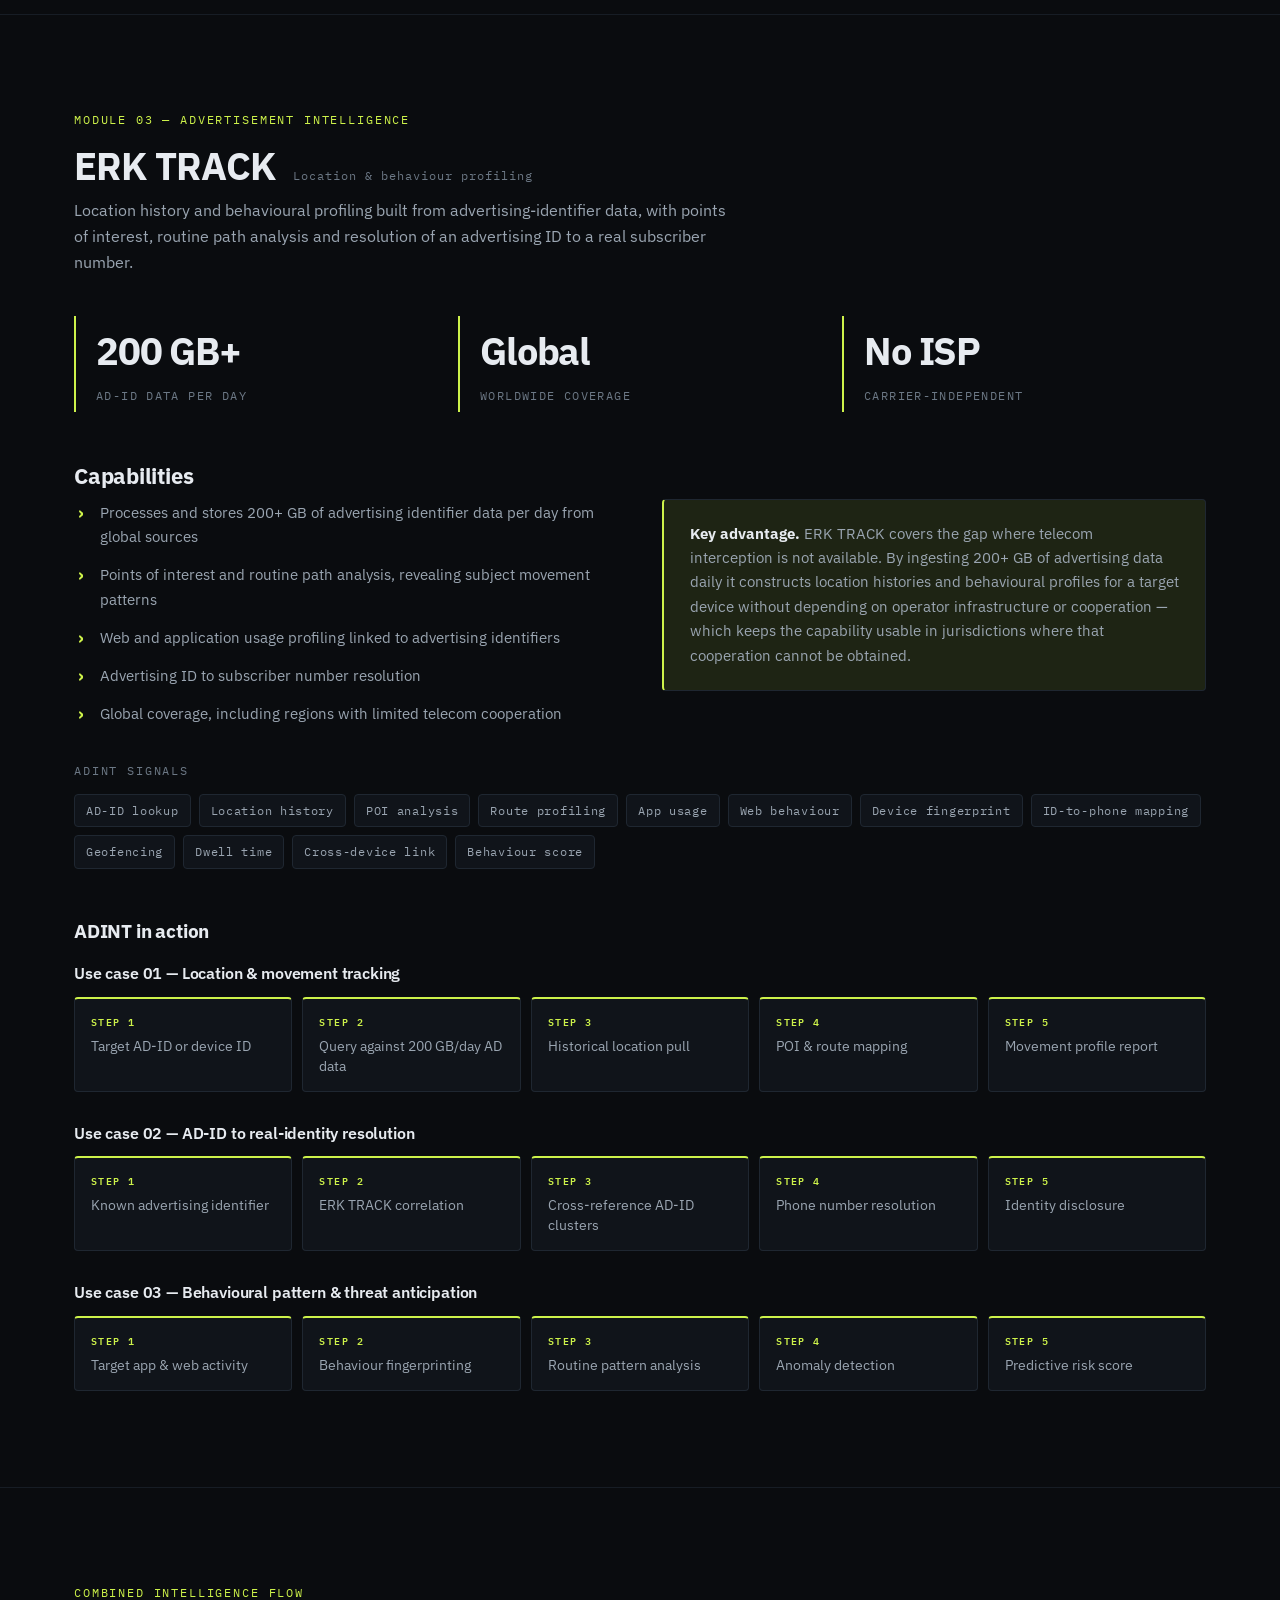
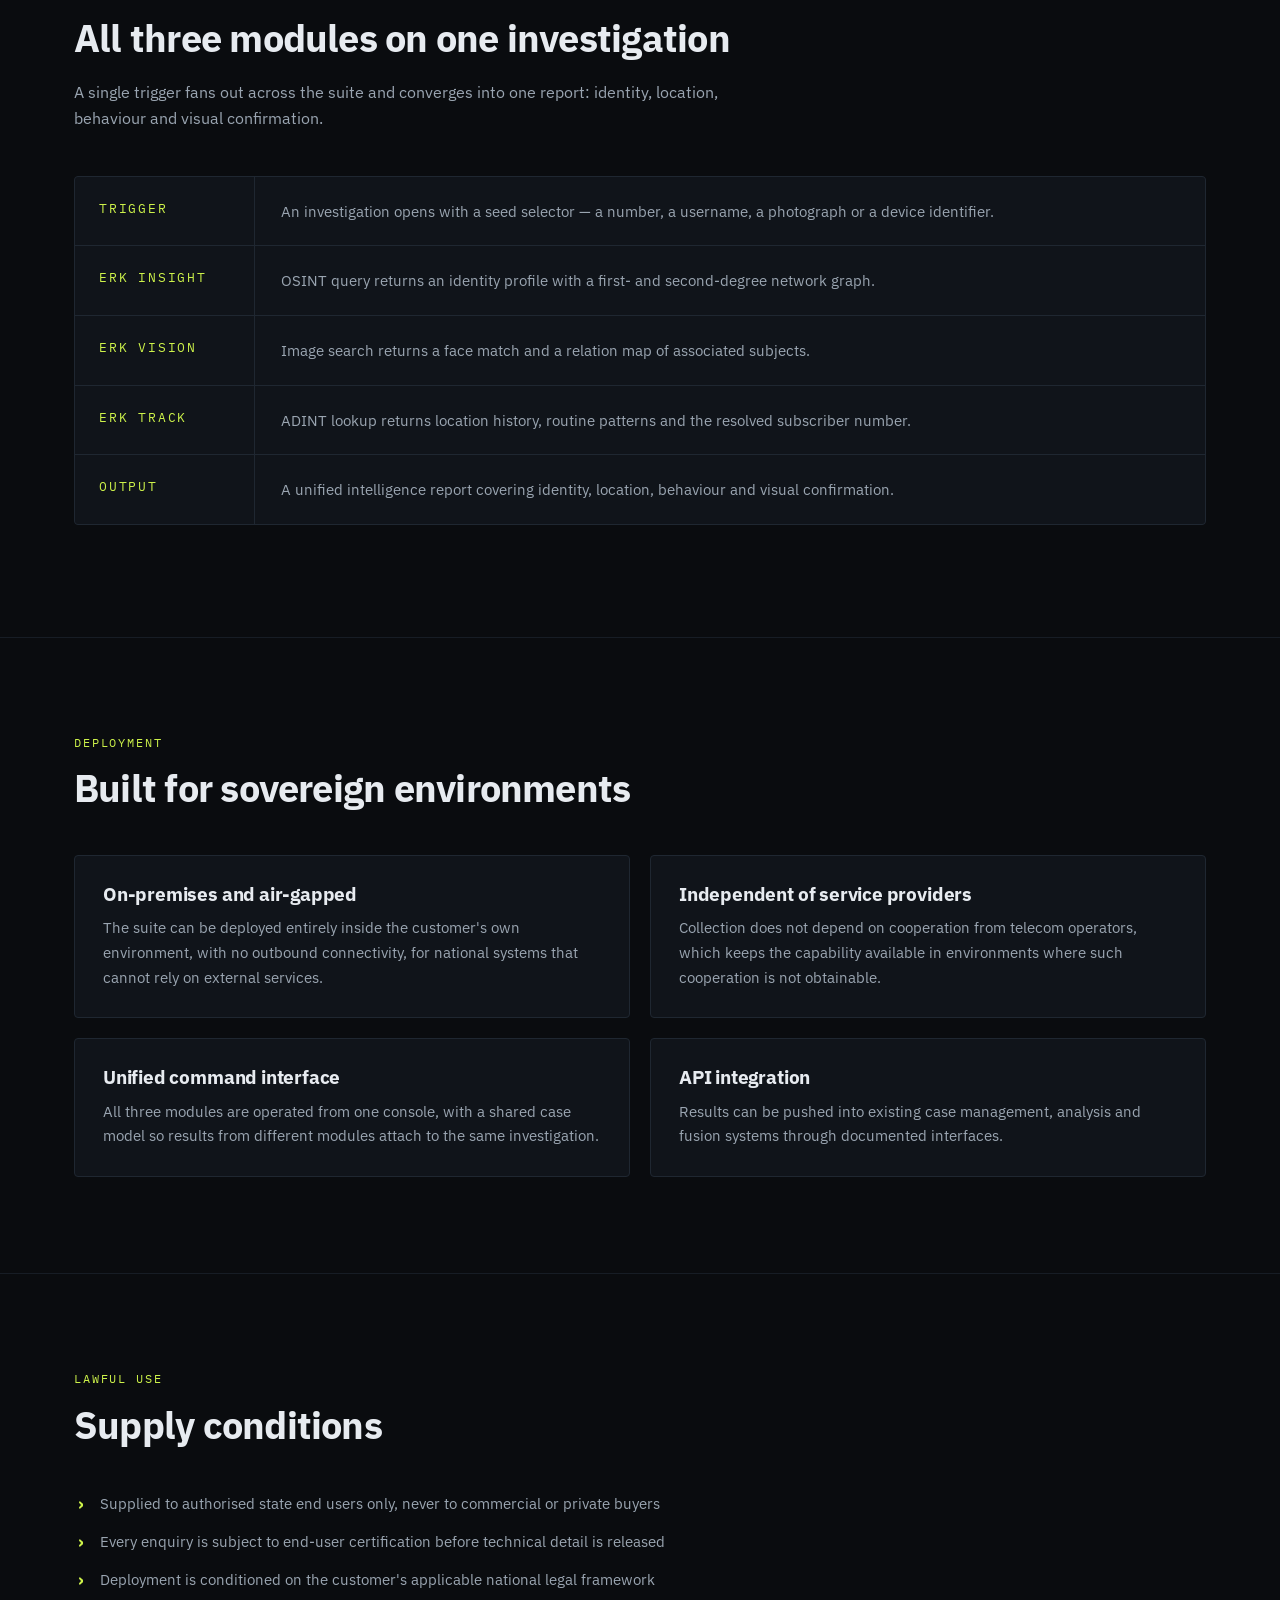
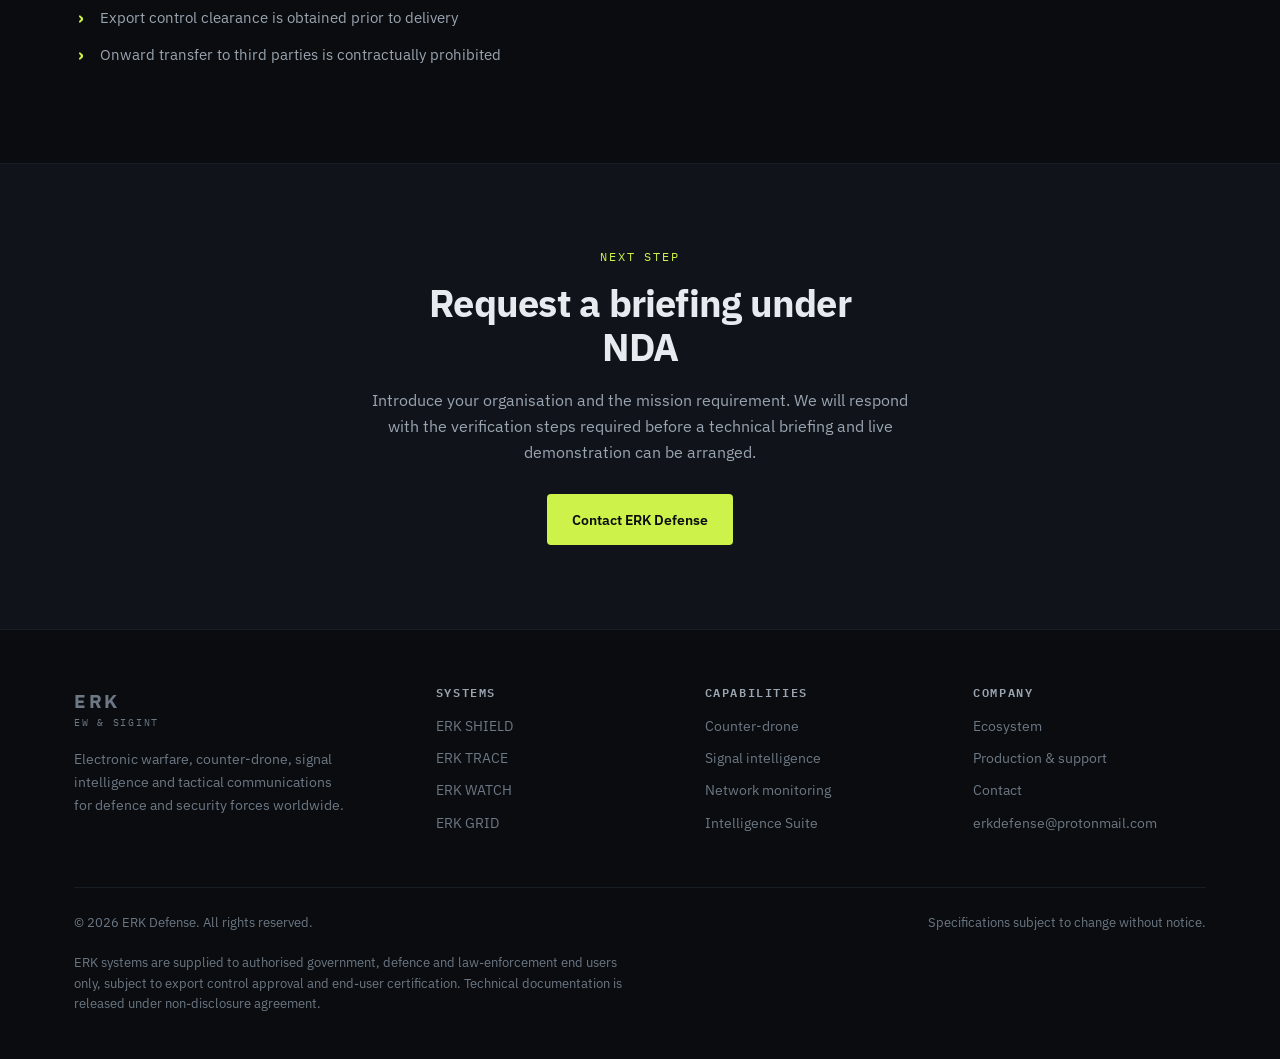
<file: intelligence.html>
<!DOCTYPE html>
<html lang="en">
<head>
<meta charset="utf-8">
<meta name="viewport" content="width=device-width, initial-scale=1">
<title>ERK Intelligence Suite — OSINT, Image Search &amp; ADINT | ERK Defense</title>
<meta name="description" content="The ERK Intelligence Suite combines OSINT, image-based identity search and advertising-identifier intelligence in one platform for authorised government and law-enforcement customers.">
<meta name="robots" content="noindex, follow">
<link rel="icon" href="assets/img/logo.svg" type="image/svg+xml">
<link rel="preload" href="assets/fonts/plex-sans-400.woff2" as="font" type="font/woff2" crossorigin>
<link rel="preload" href="assets/fonts/plex-sans-700.woff2" as="font" type="font/woff2" crossorigin>
<link rel="preload" href="assets/fonts/plex-mono-400.woff2" as="font" type="font/woff2" crossorigin>
<link rel="stylesheet" href="assets/css/site.css">
</head>
<body>
<a class="skip" href="#main">Skip to content</a>

<header class="site-header">
  <div class="wrap">
    <a class="brand" href="index.html">
      <span><span class="brand-name">ERK</span><span class="brand-sub">EW &amp; SIGINT</span></span>
    </a>
    <button class="nav-toggle" type="button" aria-label="Toggle navigation" aria-expanded="false" aria-controls="primary-nav">
      <svg viewBox="0 0 24 24" fill="none" stroke="currentColor" stroke-width="2" stroke-linecap="round"><path d="M3 6h18M3 12h18M3 18h18"/></svg>
    </button>
    <nav class="nav" id="primary-nav" aria-label="Primary">
      <a href="systems.html">Systems</a>
      <a href="intelligence.html" aria-current="page">Intelligence Suite</a>
      <a class="nav-cta" href="contact.html">Contact</a>
    </nav>
  </div>
</header>

<main id="main">

  <section class="page-head">
    <div class="wrap">
      <p class="crumb"><a href="index.html">ERK</a> / ERK Intelligence Suite</p>
      <span class="eyebrow">Cyber-Driven Multimodal Intelligence</span>
      <h1>Intelligence that sees further</h1>
      <p class="lede">
        Three specialised intelligence modules — open-source collection, image-based
        identity search and advertising-identifier analysis — operated from a single
        command interface. Supplied to authorised government and law-enforcement
        customers only.
      </p>
      <div class="btn-row">
        <a class="btn btn-primary" href="contact.html">Request an NDA briefing</a>
        <a class="btn btn-ghost" href="#insight">Explore the modules</a>
      </div>
    </div>
  </section>

  <nav class="subnav" aria-label="Modules">
    <div class="wrap">
      <a href="#insight">ERK INSIGHT</a>
      <a href="#vision">ERK VISION</a>
      <a href="#track">ERK TRACK</a>
      <a href="#combined">Combined</a>
    </div>
  </nav>

  <!-- ============ RESTRICTED NOTICE ============ -->
  <section class="section">
    <div class="wrap">
      <div class="notice">
        <p><strong>Restricted capability.</strong> The ERK Intelligence Suite is not offered
        to commercial or private customers. Enquiries are accepted from government ministries,
        national intelligence services, law-enforcement agencies and defence organisations
        operating under national legal authority.</p>
        <p>Deployment architecture, data-source inventories, accuracy benchmarks and live
        demonstrations are released after end-user certification and export control clearance,
        under non-disclosure agreement.</p>
      </div>
    </div>
  </section>

  <!-- ============ PLATFORM OVERVIEW ============ -->
  <section class="section">
    <div class="wrap">
      <div class="section-head">
        <span class="eyebrow">Platform overview</span>
        <h2>Three modules, one interface</h2>
        <p>Each module answers a different question about the same subject — who they are,
           what they look like, where they have been. Run together, they converge on a single
           verified picture.</p>
      </div>

      <div class="grid grid-3">
        <article class="card">
          <span class="eyebrow">Module 01 — OSINT</span>
          <h3>ERK INSIGHT</h3>
          <p>20 billion+ data points across social, messaging and dark web sources, pivoting
             from a single phone number, username or email address to a full identity profile.</p>
        </article>
        <article class="card">
          <span class="eyebrow">Module 02 — Image search</span>
          <h3>ERK VISION</h3>
          <p>3.5 billion face database searched in approximately 10 seconds, with multi-face
             group analysis and automatic relation graphs.</p>
        </article>
        <article class="card">
          <span class="eyebrow">Module 03 — ADINT</span>
          <h3>ERK TRACK</h3>
          <p>200 GB of advertising-identifier data ingested daily, resolving device location
             history, behavioural patterns and real identity.</p>
        </article>
      </div>

      <div class="grid grid-2" style="margin-top:20px">
        <article class="card">
          <span class="eyebrow">Suite characteristics</span>
          <h3>Independent of carrier infrastructure</h3>
          <p>Collection does not rely on cooperation from telecom operators, which keeps the
             capability available in environments where such cooperation cannot be obtained.</p>
        </article>
        <article class="card">
          <span class="eyebrow">Suite characteristics</span>
          <h3>Offline-capable, on-premises ready</h3>
          <p>The suite runs inside the customer's own environment, including fully air-gapped
             installations, with global source coverage extending into dark web ecosystems.</p>
        </article>
      </div>
    </div>
  </section>

  <!-- ==================================================================
       MODULE 01 — ERK INSIGHT
       ================================================================== -->
  <section class="section system" id="insight">
    <div class="wrap">
      <span class="eyebrow">Module 01 — Open-Source Intelligence</span>
      <div class="system-head">
        <h2>ERK INSIGHT</h2>
        <span class="tagline">Identity resolution from a single selector</span>
      </div>
      <p style="color:var(--text-dim); max-width:66ch; margin-bottom:40px">
        AI-assisted search across social media, messaging ecosystems, breach databases and
        dark web forums — returning an aggregated profile and relationship map from one
        phone number, username or email address.
      </p>

      <div class="stats">
        <div class="stat"><b>20B+</b><span>Indexed data points</span></div>
        <div class="stat"><b>3.5B</b><span>Profile pictures</span></div>
        <div class="stat"><b>100+</b><span>Sources incl. dark web</span></div>
      </div>

      <div class="split" style="margin-top:52px">
        <div>
          <h3 style="font-size:1.35rem">Capabilities</h3>
          <ul class="ticks">
            <li>AI-powered search across social media and messaging apps, including WhatsApp and Telegram</li>
            <li>Deep web and dark web coverage across 100+ indexed sources</li>
            <li>Phone number, username and email pivot searches</li>
            <li>Offline and online search modes, with no external API dependency</li>
            <li>3.5 billion profile pictures linked to phone numbers and usernames</li>
          </ul>
        </div>
        <div>
          <div class="notice">
            <p><strong>Key advantage.</strong> ERK INSIGHT operates entirely offline or online
            with no dependency on service providers. Its 20 billion+ data index covers all
            major social platforms and extends deep into dark web forums, breach databases and
            messaging ecosystems — enabling rapid identity resolution from a single phone
            number, username or email address.</p>
          </div>
        </div>
      </div>

      <div style="margin-top:36px">
        <p class="eyebrow muted">Source coverage</p>
        <ul class="tags">
          <li>WhatsApp</li><li>Telegram</li><li>Facebook</li><li>X (Twitter)</li>
          <li>Instagram</li><li>LinkedIn</li><li>TikTok</li><li>Dark web</li>
          <li>Breach databases</li><li>Public records</li><li>News archives</li><li>WHOIS / DNS</li>
        </ul>
      </div>

      <h3 style="margin-top:52px">OSINT in action</h3>

      <div class="flow-group" style="margin-top:22px">
        <h4>Use case 01 — Suspect identification &amp; background profiling</h4>
        <ol class="flow">
          <li><b>Step 1</b>Known phone number or username</li>
          <li><b>Step 2</b>ERK INSIGHT query</li>
          <li><b>Step 3</b>Cross-platform profile aggregation</li>
          <li><b>Step 4</b>Identity &amp; relationship map</li>
          <li><b>Step 5</b>Intelligence report</li>
        </ol>
      </div>

      <div class="flow-group">
        <h4>Use case 02 — Dark web threat monitoring</h4>
        <ol class="flow">
          <li><b>Step 1</b>Target keyword or entity</li>
          <li><b>Step 2</b>Dark web &amp; breach database scan</li>
          <li><b>Step 3</b>Leaked data detection</li>
          <li><b>Step 4</b>Alert &amp; correlation</li>
          <li><b>Step 5</b>Threat assessment</li>
        </ol>
      </div>

      <div class="flow-group">
        <h4>Use case 03 — Criminal network &amp; association mapping</h4>
        <ol class="flow">
          <li><b>Step 1</b>Seed identity (phone / username)</li>
          <li><b>Step 2</b>First-degree contact pull</li>
          <li><b>Step 3</b>Second-degree expansion</li>
          <li><b>Step 4</b>Pattern &amp; anomaly detection</li>
          <li><b>Step 5</b>Network graph output</li>
        </ol>
      </div>
    </div>
  </section>

  <!-- ==================================================================
       MODULE 02 — ERK VISION
       ================================================================== -->
  <section class="section system" id="vision">
    <div class="wrap">
      <span class="eyebrow">Module 02 — Image-Based Identity Search</span>
      <div class="system-head">
        <h2>ERK VISION</h2>
        <span class="tagline">From one frame to an entire network</span>
      </div>
      <p style="color:var(--text-dim); max-width:66ch; margin-bottom:40px">
        Face extraction and ranked candidate matching against a 3.5 billion image index,
        with multi-subject group analysis and automatic relation graphs — deployable as a
        fully air-gapped on-premises system.
      </p>

      <div class="stats">
        <div class="stat"><b>3.5B</b><span>Face database</span></div>
        <div class="stat"><b>~10 s</b><span>Search time</span></div>
        <div class="stat"><b>Multi</b><span>Face group detection</span></div>
      </div>

      <div class="split reverse" style="margin-top:52px">
        <div>
          <h3 style="font-size:1.35rem">Capabilities</h3>
          <ul class="ticks">
            <li>Searches 3.5 billion profile pictures in approximately 10 seconds with high accuracy</li>
            <li>Multi-face detection — identifies several individuals in a single group photograph</li>
            <li>Relation graph generation, mapping connections between identified subjects</li>
            <li>On-premises deployment for national ID databases, passport and fake ID control</li>
            <li>Linked phone number and username resolution for each matched face</li>
          </ul>
        </div>
        <div>
          <div class="notice">
            <p><strong>Key advantage.</strong> ERK VISION can be deployed as a fully air-gapped
            on-premises system, making it suitable for national security environments. Its
            multi-face group-photo analysis and relation graph generation allow investigators
            to map an entire social network from a single CCTV frame or social media image.</p>
          </div>
        </div>
      </div>

      <div style="margin-top:36px">
        <p class="eyebrow muted">Capabilities</p>
        <ul class="tags">
          <li>Face recognition</li><li>Group photo scan</li><li>Liveness detection</li>
          <li>Age estimation</li><li>Identity pivot</li><li>Relation graphs</li>
          <li>On-prem deployment</li><li>API integration</li><li>Batch processing</li>
          <li>Passport control</li><li>Fake ID detection</li><li>Real-time mode</li>
        </ul>
      </div>

      <h3 style="margin-top:52px">Image search in action</h3>

      <div class="flow-group" style="margin-top:22px">
        <h4>Use case 01 — Fugitive &amp; person-of-interest identification</h4>
        <ol class="flow">
          <li><b>Step 1</b>CCTV or field photo upload</li>
          <li><b>Step 2</b>AI face extraction</li>
          <li><b>Step 3</b>3.5B database search (~10 s)</li>
          <li><b>Step 4</b>Candidate profile list</li>
          <li><b>Step 5</b>Identity confirmation</li>
        </ol>
      </div>

      <div class="flow-group">
        <h4>Use case 02 — Group photo analysis &amp; network identification</h4>
        <ol class="flow">
          <li><b>Step 1</b>Group photo input</li>
          <li><b>Step 2</b>Multi-face detection</li>
          <li><b>Step 3</b>Parallel identity search</li>
          <li><b>Step 4</b>Individual profile match</li>
          <li><b>Step 5</b>Relationship graph</li>
        </ol>
      </div>

      <div class="flow-group">
        <h4>Use case 03 — Border control &amp; fake ID detection</h4>
        <ol class="flow">
          <li><b>Step 1</b>Passport or ID scan</li>
          <li><b>Step 2</b>Face extraction</li>
          <li><b>Step 3</b>National database match (on-prem)</li>
          <li><b>Step 4</b>Identity verification</li>
          <li><b>Step 5</b>Pass / flag decision</li>
        </ol>
      </div>
    </div>
  </section>

  <!-- ==================================================================
       MODULE 03 — ERK TRACK
       ================================================================== -->
  <section class="section system" id="track">
    <div class="wrap">
      <span class="eyebrow">Module 03 — Advertisement Intelligence</span>
      <div class="system-head">
        <h2>ERK TRACK</h2>
        <span class="tagline">Location &amp; behaviour profiling</span>
      </div>
      <p style="color:var(--text-dim); max-width:66ch; margin-bottom:40px">
        Location history and behavioural profiling built from advertising-identifier data,
        with points of interest, routine path analysis and resolution of an advertising ID
        to a real subscriber number.
      </p>

      <div class="stats">
        <div class="stat"><b>200 GB+</b><span>AD-ID data per day</span></div>
        <div class="stat"><b>Global</b><span>Worldwide coverage</span></div>
        <div class="stat"><b>No ISP</b><span>Carrier-independent</span></div>
      </div>

      <div class="split" style="margin-top:52px">
        <div>
          <h3 style="font-size:1.35rem">Capabilities</h3>
          <ul class="ticks">
            <li>Processes and stores 200+ GB of advertising identifier data per day from global sources</li>
            <li>Points of interest and routine path analysis, revealing subject movement patterns</li>
            <li>Web and application usage profiling linked to advertising identifiers</li>
            <li>Advertising ID to subscriber number resolution</li>
            <li>Global coverage, including regions with limited telecom cooperation</li>
          </ul>
        </div>
        <div>
          <div class="notice">
            <p><strong>Key advantage.</strong> ERK TRACK covers the gap where telecom
            interception is not available. By ingesting 200+ GB of advertising data daily it
            constructs location histories and behavioural profiles for a target device without
            depending on operator infrastructure or cooperation — which keeps the capability
            usable in jurisdictions where that cooperation cannot be obtained.</p>
          </div>
        </div>
      </div>

      <div style="margin-top:36px">
        <p class="eyebrow muted">ADINT signals</p>
        <ul class="tags">
          <li>AD-ID lookup</li><li>Location history</li><li>POI analysis</li>
          <li>Route profiling</li><li>App usage</li><li>Web behaviour</li>
          <li>Device fingerprint</li><li>ID-to-phone mapping</li><li>Geofencing</li>
          <li>Dwell time</li><li>Cross-device link</li><li>Behaviour score</li>
        </ul>
      </div>

      <h3 style="margin-top:52px">ADINT in action</h3>

      <div class="flow-group" style="margin-top:22px">
        <h4>Use case 01 — Location &amp; movement tracking</h4>
        <ol class="flow">
          <li><b>Step 1</b>Target AD-ID or device ID</li>
          <li><b>Step 2</b>Query against 200 GB/day AD data</li>
          <li><b>Step 3</b>Historical location pull</li>
          <li><b>Step 4</b>POI &amp; route mapping</li>
          <li><b>Step 5</b>Movement profile report</li>
        </ol>
      </div>

      <div class="flow-group">
        <h4>Use case 02 — AD-ID to real-identity resolution</h4>
        <ol class="flow">
          <li><b>Step 1</b>Known advertising identifier</li>
          <li><b>Step 2</b>ERK TRACK correlation</li>
          <li><b>Step 3</b>Cross-reference AD-ID clusters</li>
          <li><b>Step 4</b>Phone number resolution</li>
          <li><b>Step 5</b>Identity disclosure</li>
        </ol>
      </div>

      <div class="flow-group">
        <h4>Use case 03 — Behavioural pattern &amp; threat anticipation</h4>
        <ol class="flow">
          <li><b>Step 1</b>Target app &amp; web activity</li>
          <li><b>Step 2</b>Behaviour fingerprinting</li>
          <li><b>Step 3</b>Routine pattern analysis</li>
          <li><b>Step 4</b>Anomaly detection</li>
          <li><b>Step 5</b>Predictive risk score</li>
        </ol>
      </div>
    </div>
  </section>

  <!-- ============ COMBINED FLOW ============ -->
  <section class="section system" id="combined">
    <div class="wrap">
      <div class="section-head">
        <span class="eyebrow">Combined intelligence flow</span>
        <h2>All three modules on one investigation</h2>
        <p>A single trigger fans out across the suite and converges into one report:
           identity, location, behaviour and visual confirmation.</p>
      </div>

      <dl class="chain">
        <div class="chain-row">
          <dt>Trigger</dt>
          <dd>An investigation opens with a seed selector — a number, a username, a photograph or a device identifier.</dd>
        </div>
        <div class="chain-row">
          <dt>ERK INSIGHT</dt>
          <dd>OSINT query returns an identity profile with a first- and second-degree network graph.</dd>
        </div>
        <div class="chain-row">
          <dt>ERK VISION</dt>
          <dd>Image search returns a face match and a relation map of associated subjects.</dd>
        </div>
        <div class="chain-row">
          <dt>ERK TRACK</dt>
          <dd>ADINT lookup returns location history, routine patterns and the resolved subscriber number.</dd>
        </div>
        <div class="chain-row">
          <dt>Output</dt>
          <dd>A unified intelligence report covering identity, location, behaviour and visual confirmation.</dd>
        </div>
      </dl>
    </div>
  </section>

  <!-- ============ DEPLOYMENT ============ -->
  <section class="section">
    <div class="wrap">
      <div class="section-head">
        <span class="eyebrow">Deployment</span>
        <h2>Built for sovereign environments</h2>
      </div>
      <div class="grid grid-2">
        <article class="card">
          <h3>On-premises and air-gapped</h3>
          <p>The suite can be deployed entirely inside the customer's own environment, with no
             outbound connectivity, for national systems that cannot rely on external services.</p>
        </article>
        <article class="card">
          <h3>Independent of service providers</h3>
          <p>Collection does not depend on cooperation from telecom operators, which keeps the
             capability available in environments where such cooperation is not obtainable.</p>
        </article>
        <article class="card">
          <h3>Unified command interface</h3>
          <p>All three modules are operated from one console, with a shared case model so
             results from different modules attach to the same investigation.</p>
        </article>
        <article class="card">
          <h3>API integration</h3>
          <p>Results can be pushed into existing case management, analysis and fusion systems
             through documented interfaces.</p>
        </article>
      </div>
    </div>
  </section>

  <!-- ============ LAWFUL USE ============ -->
  <section class="section">
    <div class="wrap">
      <div class="section-head">
        <span class="eyebrow">Lawful use</span>
        <h2>Supply conditions</h2>
      </div>
      <ul class="ticks" style="max-width:70ch">
        <li>Supplied to authorised state end users only, never to commercial or private buyers</li>
        <li>Every enquiry is subject to end-user certification before technical detail is released</li>
        <li>Deployment is conditioned on the customer's applicable national legal framework</li>
        <li>Export control clearance is obtained prior to delivery</li>
        <li>Onward transfer to third parties is contractually prohibited</li>
      </ul>
    </div>
  </section>

</main>

<section class="cta-band">
  <div class="wrap">
    <span class="eyebrow">Next step</span>
    <h2>Request a briefing under NDA</h2>
    <p>Introduce your organisation and the mission requirement. We will respond with the
       verification steps required before a technical briefing and live demonstration can be
       arranged.</p>
    <div class="btn-row">
      <a class="btn btn-primary" href="contact.html">Contact ERK Defense</a>
    </div>
  </div>
</section>

<footer class="site-footer">
  <div class="wrap">
    <div class="footer-grid">
      <div>
        <a class="brand" href="index.html" style="margin-bottom:16px">
          <span><span class="brand-name">ERK</span><span class="brand-sub">EW &amp; SIGINT</span></span>
        </a>
        <p class="footer-blurb">Electronic warfare, counter-drone, signal intelligence and
           tactical communications for defence and security forces worldwide.</p>
      </div>
      <div>
        <h4>Systems</h4>
        <ul>
          <li><a href="systems.html#shield">ERK SHIELD</a></li>
          <li><a href="systems.html#trace">ERK TRACE</a></li>
          <li><a href="systems.html#watch">ERK WATCH</a></li>
          <li><a href="systems.html#grid">ERK GRID</a></li>
        </ul>
      </div>
      <div>
        <h4>Capabilities</h4>
        <ul>
          <li><a href="systems.html#shield">Counter-drone</a></li>
          <li><a href="systems.html#trace">Signal intelligence</a></li>
          <li><a href="systems.html#watch">Network monitoring</a></li>
          <li><a href="intelligence.html">Intelligence Suite</a></li>
        </ul>
      </div>
      <div>
        <h4>Company</h4>
        <ul>
          <li><a href="index.html#ecosystem">Ecosystem</a></li>
          <li><a href="index.html#production">Production &amp; support</a></li>
          <li><a href="contact.html">Contact</a></li>
          <li><a href="mailto:erkdefense@protonmail.com">erkdefense@protonmail.com</a></li>
        </ul>
      </div>
    </div>
    <div class="footer-bottom">
      <span>© <span data-year>2026</span> ERK Defense. All rights reserved.</span>
      <span>Specifications subject to change without notice.</span>
    </div>
    <p class="footer-legal" style="margin-top:20px">
      ERK systems are supplied to authorised government, defence and law-enforcement
      end users only, subject to export control approval and end-user certification.
      Technical documentation is released under non-disclosure agreement.
    </p>
  </div>
</footer>

<script src="assets/js/site.js"></script>
</body>
</html>
</file>
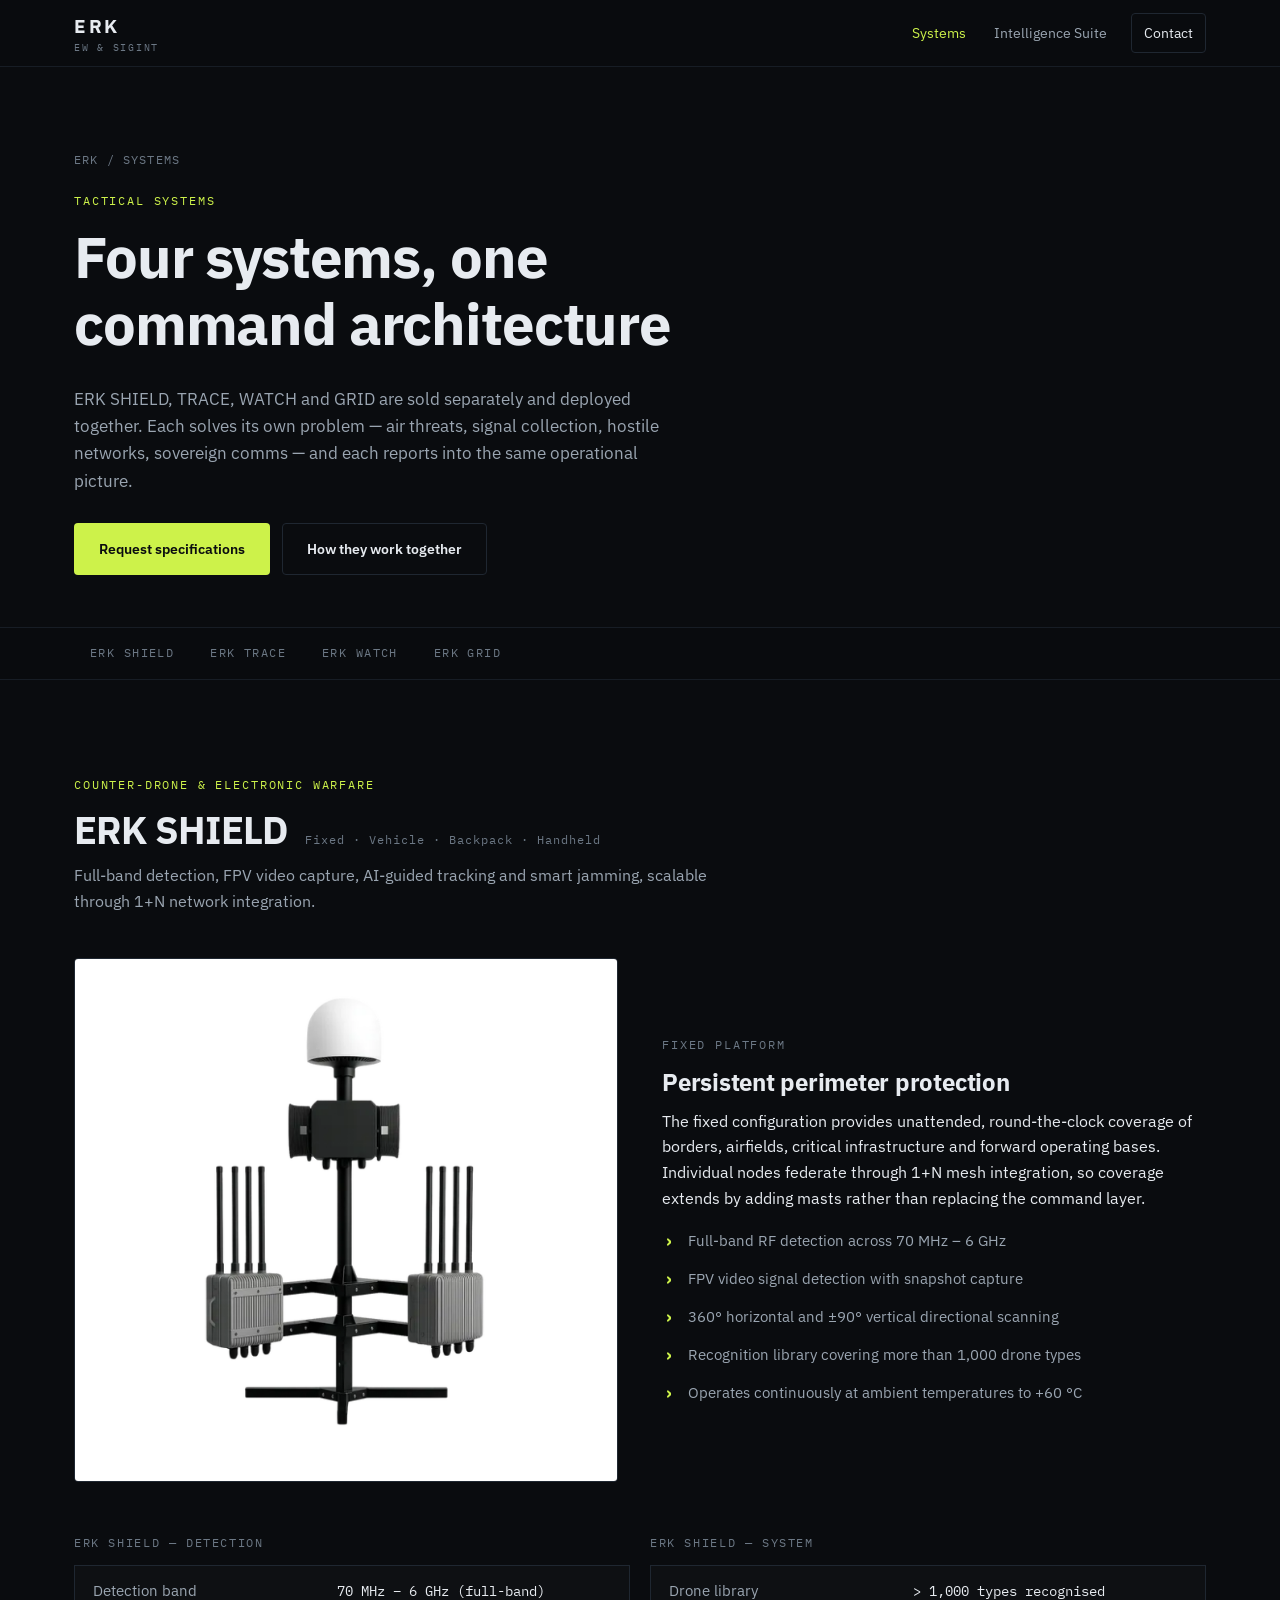
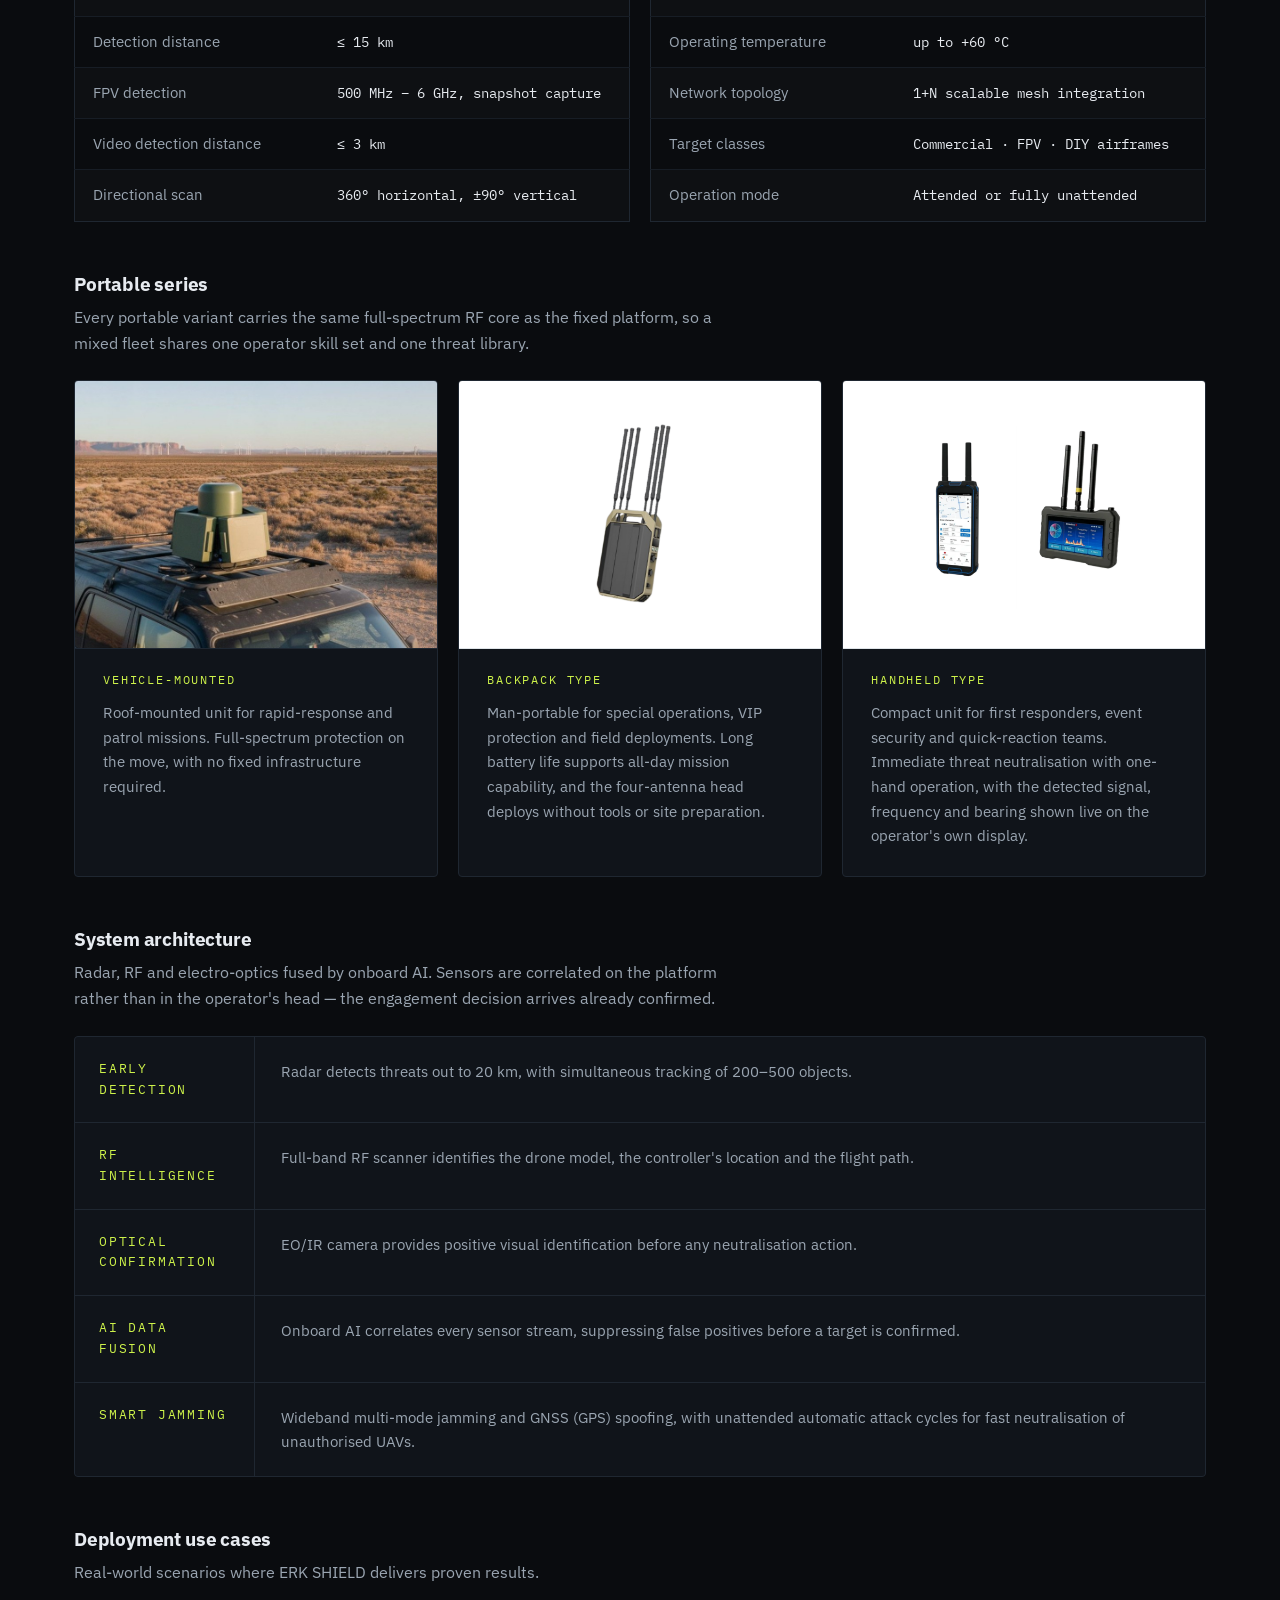
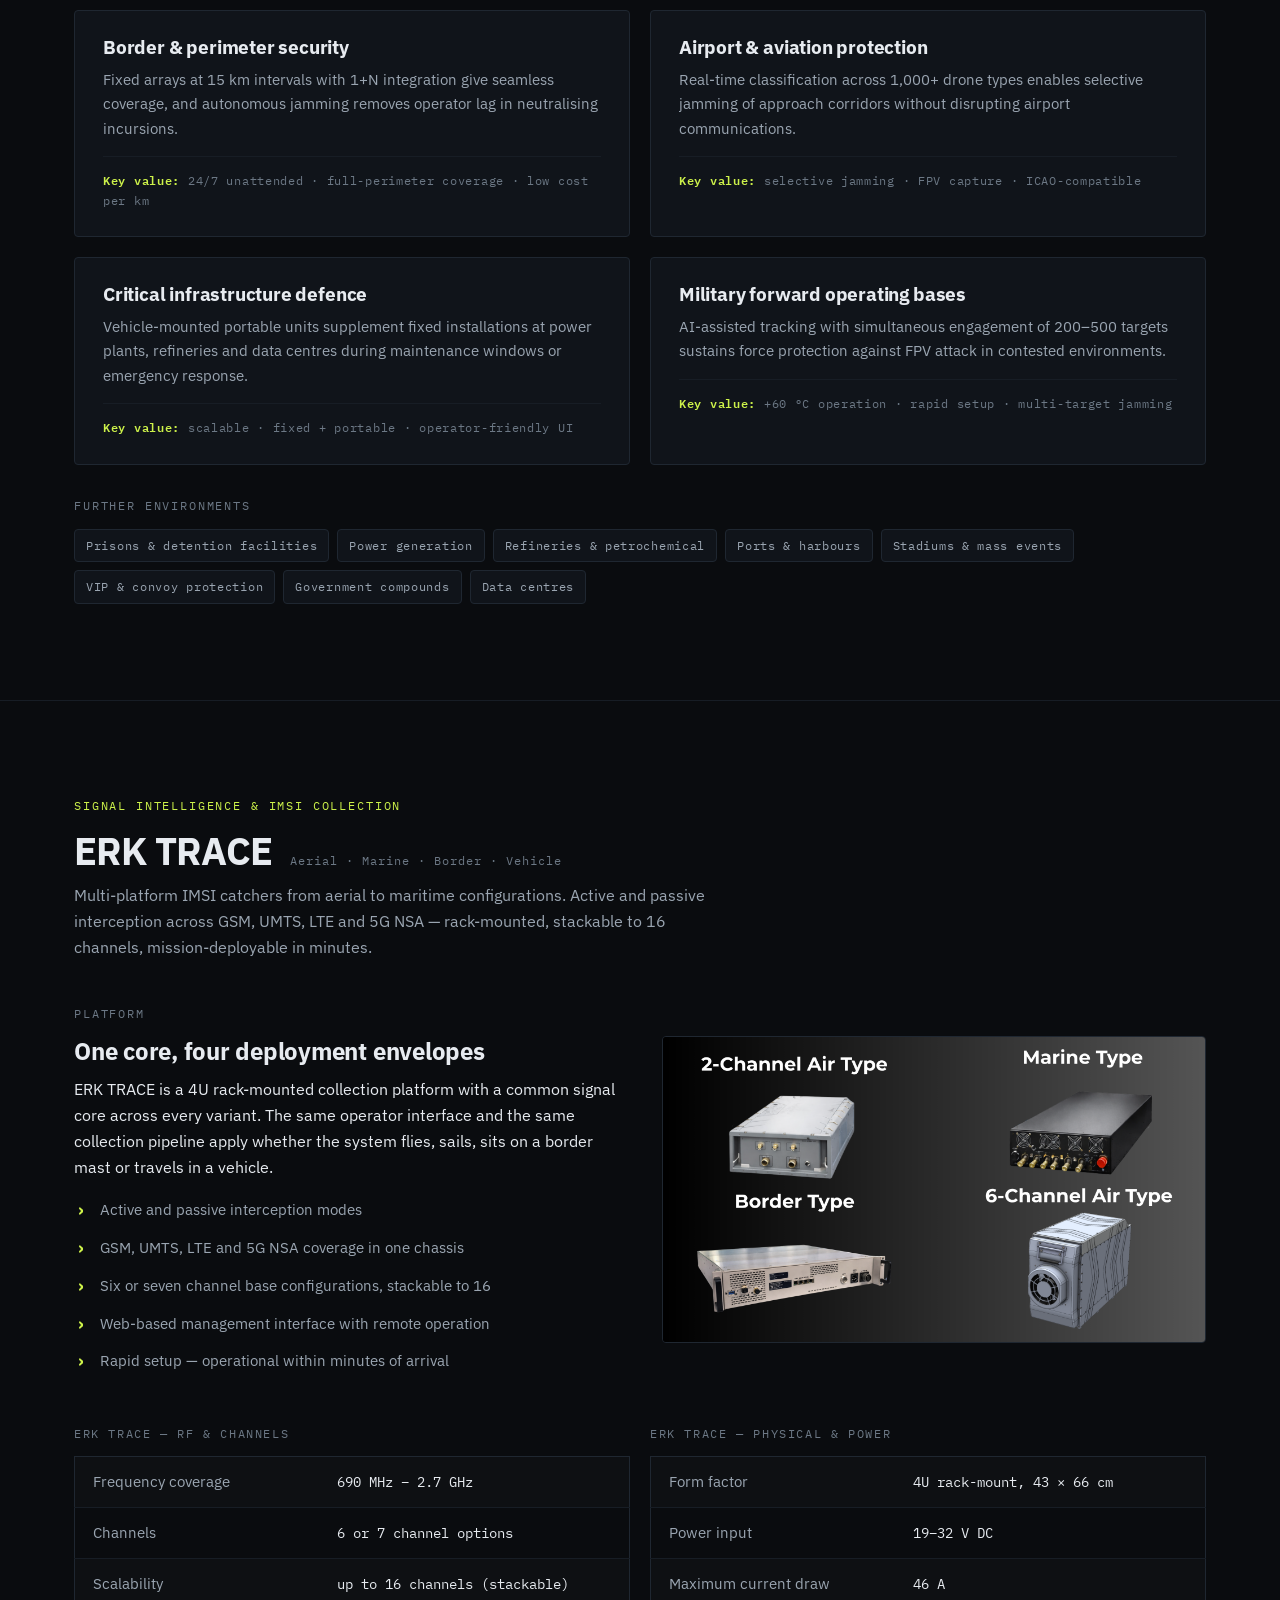
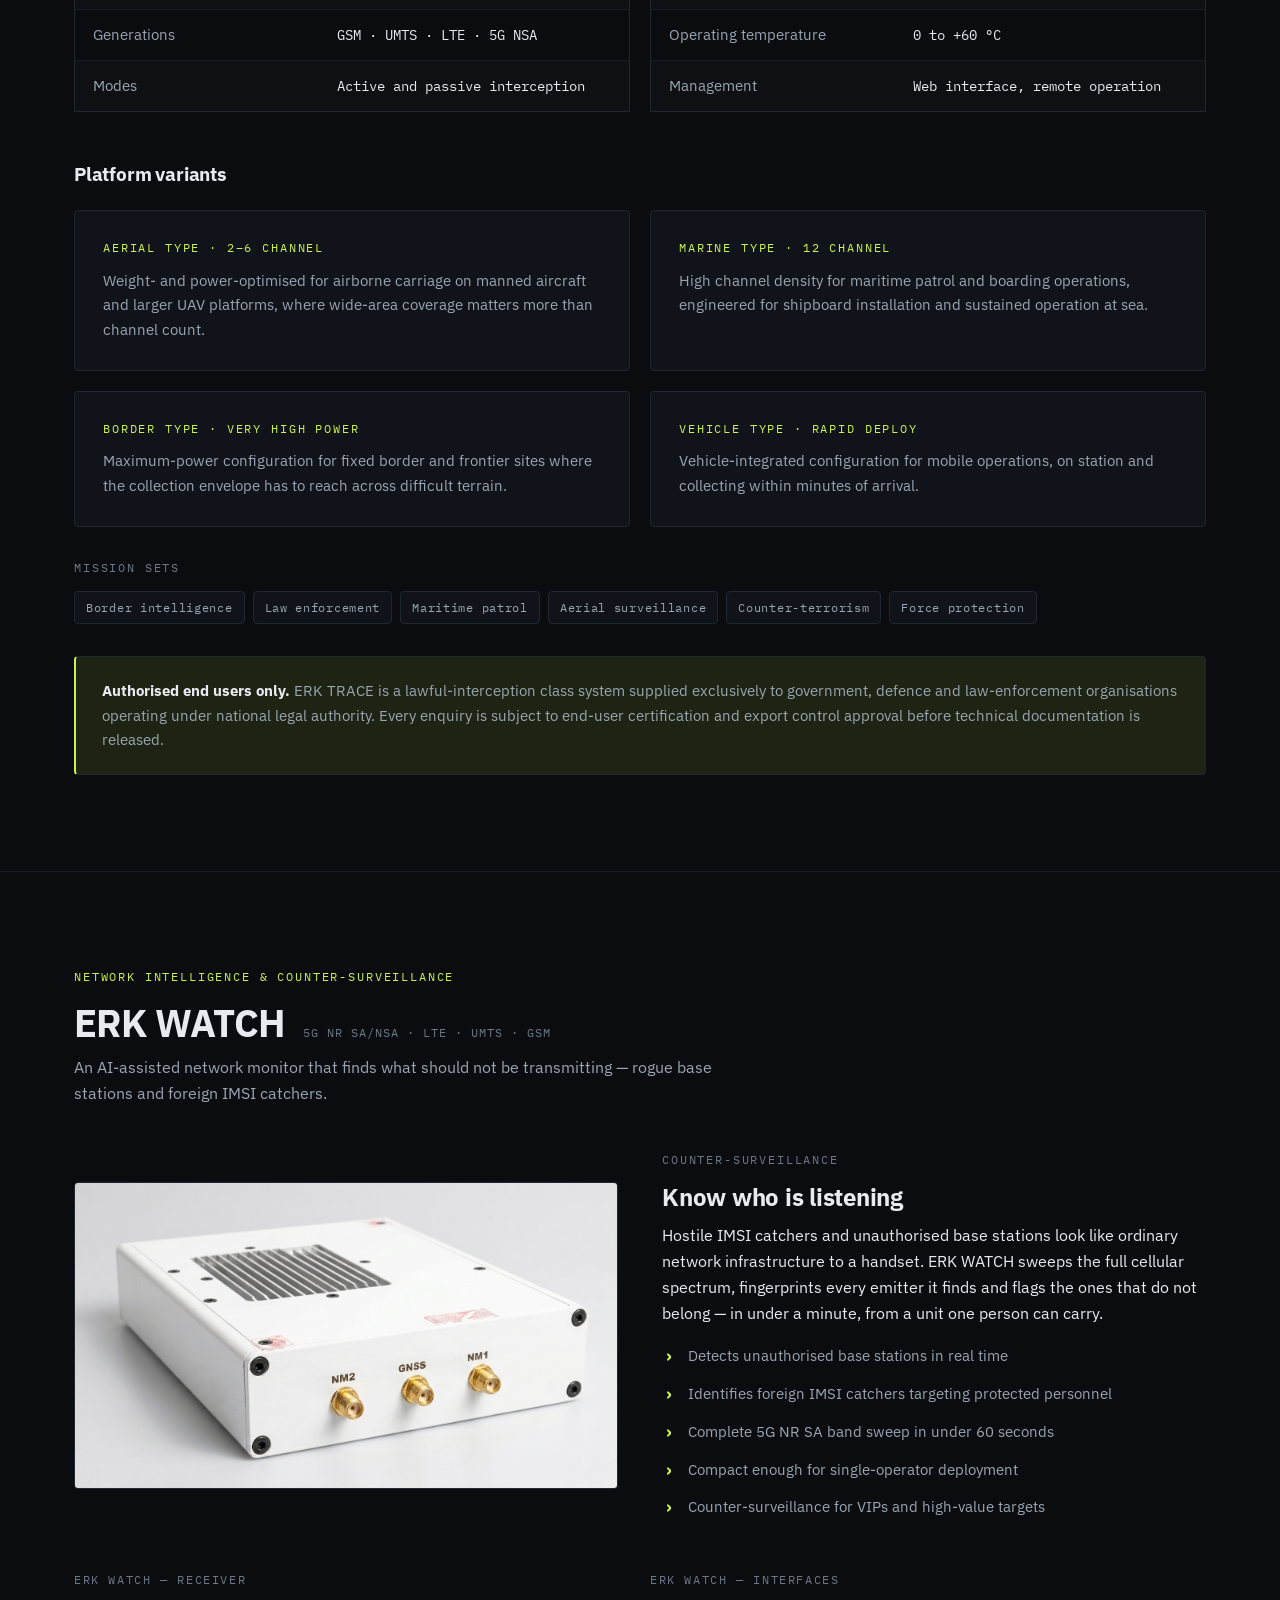
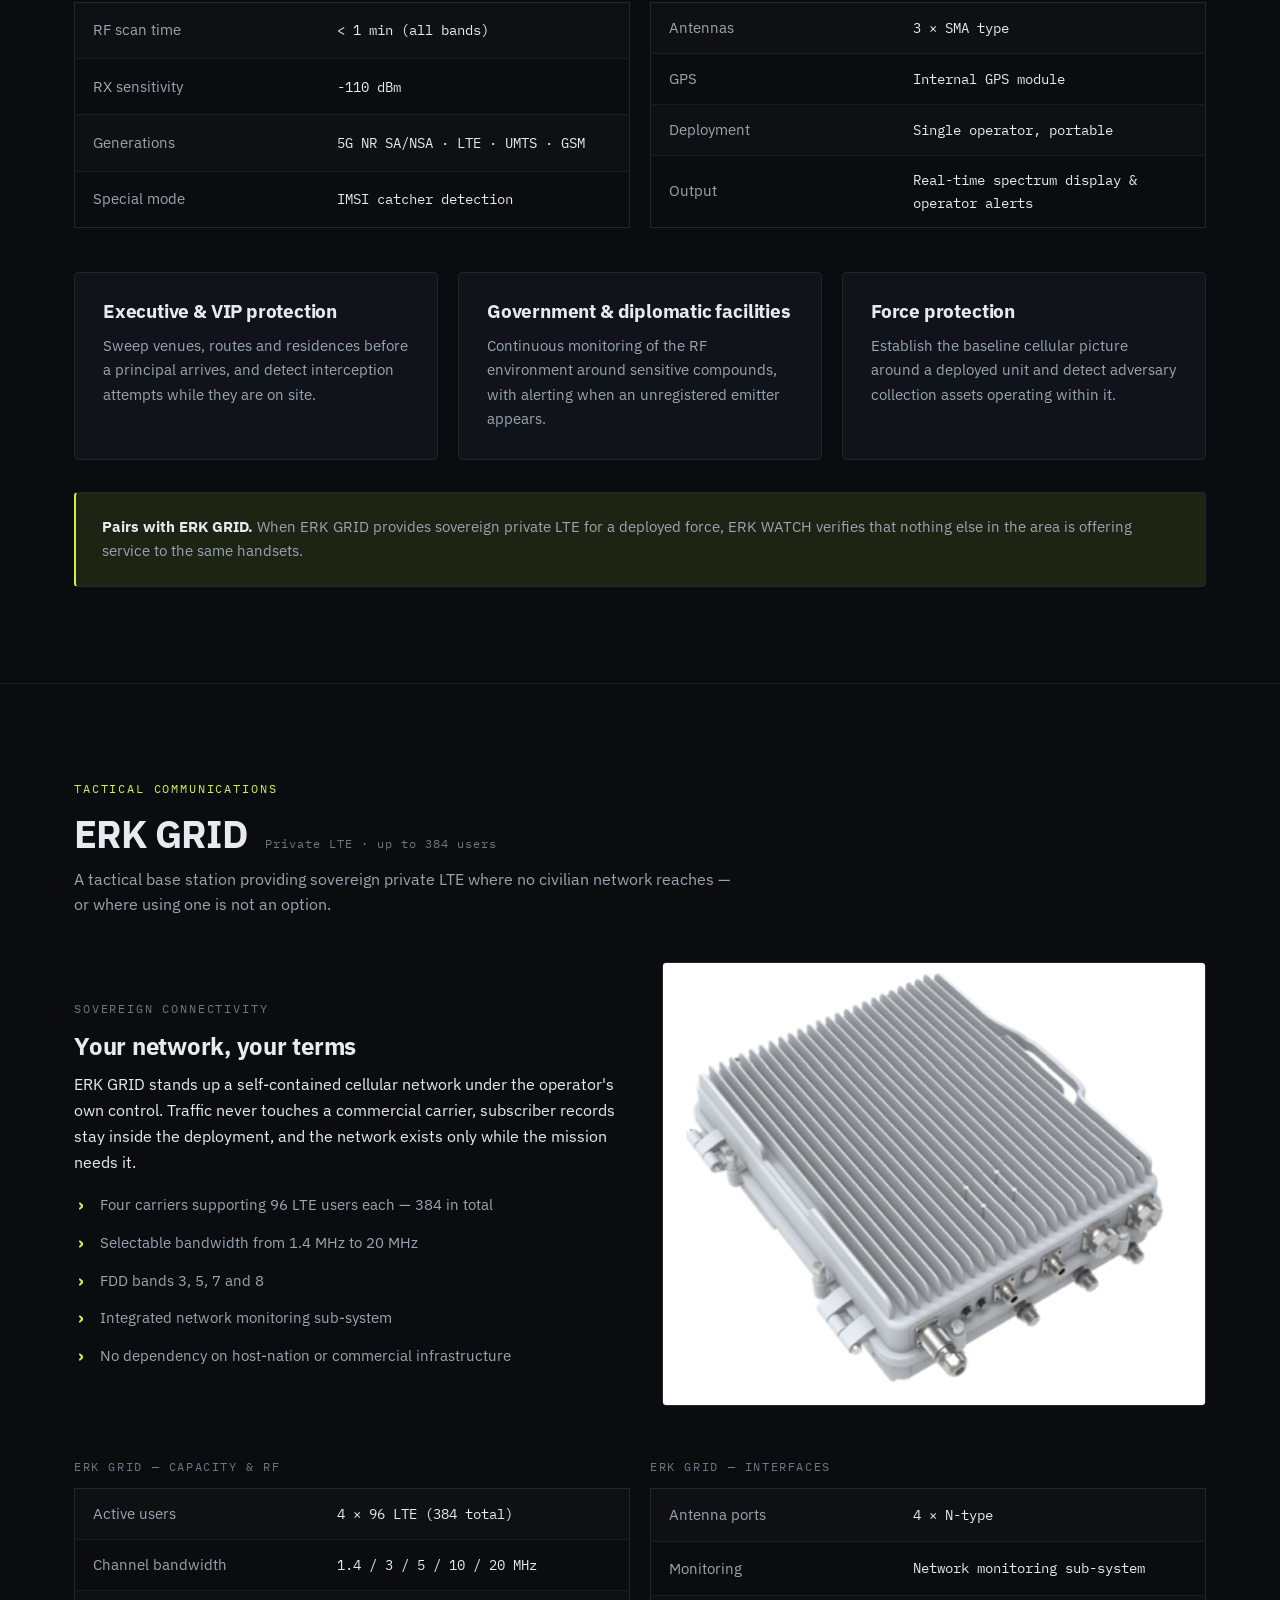
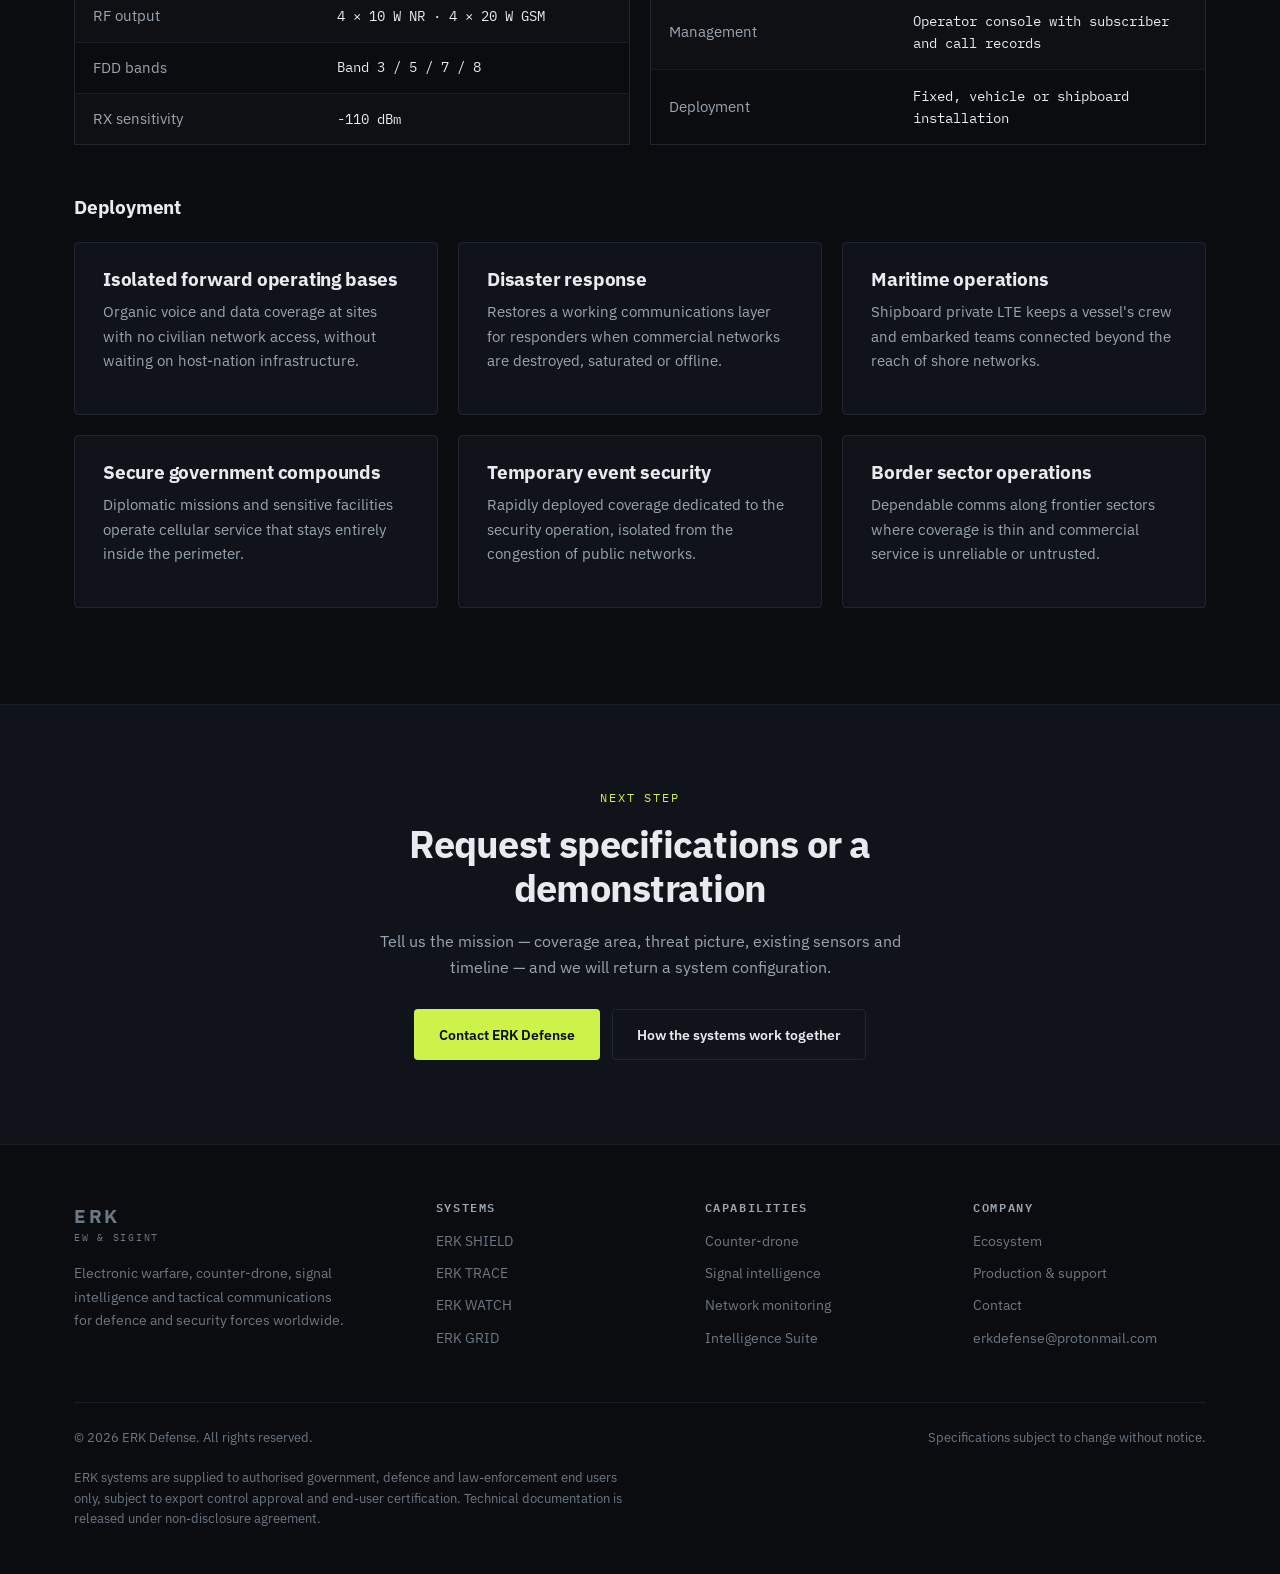
<file: systems.html>
<!DOCTYPE html>
<html lang="en">
<head>
<meta charset="utf-8">
<meta name="viewport" content="width=device-width, initial-scale=1">
<title>Systems — Counter-Drone, SIGINT, Network Monitoring &amp; Private LTE | ERK Defense</title>
<meta name="description" content="ERK tactical systems: SHIELD counter-drone (70 MHz – 6 GHz, 15 km), TRACE signal intelligence (2G – 5G NSA), WATCH network monitoring and IMSI catcher detection, and GRID tactical private LTE for 384 users.">
<link rel="icon" href="assets/img/logo.svg" type="image/svg+xml">
<link rel="preload" href="assets/fonts/plex-sans-400.woff2" as="font" type="font/woff2" crossorigin>
<link rel="preload" href="assets/fonts/plex-sans-700.woff2" as="font" type="font/woff2" crossorigin>
<link rel="preload" href="assets/fonts/plex-mono-400.woff2" as="font" type="font/woff2" crossorigin>
<link rel="stylesheet" href="assets/css/site.css">
</head>
<body>
<a class="skip" href="#main">Skip to content</a>

<header class="site-header">
  <div class="wrap">
    <a class="brand" href="index.html">
      <span><span class="brand-name">ERK</span><span class="brand-sub">EW &amp; SIGINT</span></span>
    </a>
    <button class="nav-toggle" type="button" aria-label="Toggle navigation" aria-expanded="false" aria-controls="primary-nav">
      <svg viewBox="0 0 24 24" fill="none" stroke="currentColor" stroke-width="2" stroke-linecap="round"><path d="M3 6h18M3 12h18M3 18h18"/></svg>
    </button>
    <nav class="nav" id="primary-nav" aria-label="Primary">
      <a href="systems.html" aria-current="page">Systems</a>
      <a href="intelligence.html">Intelligence Suite</a>
      <a class="nav-cta" href="contact.html">Contact</a>
    </nav>
  </div>
</header>

<main id="main">

  <section class="page-head">
    <div class="wrap">
      <p class="crumb"><a href="index.html">ERK</a> / Systems</p>
      <span class="eyebrow">Tactical systems</span>
      <h1>Four systems, one command architecture</h1>
      <p class="lede">
        ERK SHIELD, TRACE, WATCH and GRID are sold separately and deployed together.
        Each solves its own problem — air threats, signal collection, hostile networks,
        sovereign comms — and each reports into the same operational picture.
      </p>
      <div class="btn-row">
        <a class="btn btn-primary" href="contact.html">Request specifications</a>
        <a class="btn btn-ghost" href="index.html#ecosystem">How they work together</a>
      </div>
    </div>
  </section>

  <nav class="subnav" aria-label="Systems">
    <div class="wrap">
      <a href="#shield">ERK SHIELD</a>
      <a href="#trace">ERK TRACE</a>
      <a href="#watch">ERK WATCH</a>
      <a href="#grid">ERK GRID</a>
    </div>
  </nav>

  <!-- ==================================================================
       ERK SHIELD
       ================================================================== -->
  <section class="section system" id="shield">
    <div class="wrap">
      <span class="eyebrow">Counter-Drone &amp; Electronic Warfare</span>
      <div class="system-head">
        <h2>ERK SHIELD</h2>
        <span class="tagline">Fixed · Vehicle · Backpack · Handheld</span>
      </div>
      <p style="color:var(--text-dim); max-width:66ch; margin-bottom:44px">
        Full-band detection, FPV video capture, AI-guided tracking and smart jamming,
        scalable through 1+N network integration.
      </p>

      <div class="split">
        <div class="split-media">
          <div class="plate white" style="min-height:520px">
            <img src="assets/img/shield-fixed.png" style="max-height:470px"
                 alt="ERK SHIELD fixed platform: radar dome, EO/IR head, RF modules and jamming antenna banks on a tripod mast">
          </div>
        </div>
        <div>
          <span class="eyebrow muted">Fixed platform</span>
          <h3 style="font-size:1.5rem">Persistent perimeter protection</h3>
          <p>The fixed configuration provides unattended, round-the-clock coverage of borders,
             airfields, critical infrastructure and forward operating bases. Individual nodes
             federate through 1+N mesh integration, so coverage extends by adding masts rather
             than replacing the command layer.</p>
          <ul class="ticks">
            <li>Full-band RF detection across 70 MHz – 6 GHz</li>
            <li>FPV video signal detection with snapshot capture</li>
            <li>360° horizontal and ±90° vertical directional scanning</li>
            <li>Recognition library covering more than 1,000 drone types</li>
            <li>Operates continuously at ambient temperatures to +60 °C</li>
          </ul>
        </div>
      </div>

      <div class="grid grid-2" style="margin-top:52px">
        <table class="specs">
          <caption>ERK SHIELD — detection</caption>
          <tbody>
            <tr><th scope="row">Detection band</th><td>70 MHz – 6 GHz (full-band)</td></tr>
            <tr><th scope="row">Detection distance</th><td>≤ 15 km</td></tr>
            <tr><th scope="row">FPV detection</th><td>500 MHz – 6 GHz, snapshot capture</td></tr>
            <tr><th scope="row">Video detection distance</th><td>≤ 3 km</td></tr>
            <tr><th scope="row">Directional scan</th><td>360° horizontal, ±90° vertical</td></tr>
          </tbody>
        </table>
        <table class="specs">
          <caption>ERK SHIELD — system</caption>
          <tbody>
            <tr><th scope="row">Drone library</th><td>&gt; 1,000 types recognised</td></tr>
            <tr><th scope="row">Operating temperature</th><td>up to +60 °C</td></tr>
            <tr><th scope="row">Network topology</th><td>1+N scalable mesh integration</td></tr>
            <tr><th scope="row">Target classes</th><td>Commercial · FPV · DIY airframes</td></tr>
            <tr><th scope="row">Operation mode</th><td>Attended or fully unattended</td></tr>
          </tbody>
        </table>
      </div>

      <h3 style="margin-top:52px">Portable series</h3>
      <p style="color:var(--text-dim); max-width:66ch">
        Every portable variant carries the same full-spectrum RF core as the fixed platform,
        so a mixed fleet shares one operator skill set and one threat library.
      </p>
      <div class="grid grid-3" style="margin-top:24px">
        <article class="card">
          <div class="card-media bleed">
            <img src="assets/img/shield-vehicle-unit.jpg" loading="lazy"
                 alt="ERK SHIELD vehicle-mounted counter-drone unit installed on a patrol vehicle roof rack">
          </div>
          <span class="eyebrow">Vehicle-mounted</span>
          <p>Roof-mounted unit for rapid-response and patrol missions. Full-spectrum protection
             on the move, with no fixed infrastructure required.</p>
        </article>
        <article class="card">
          <div class="card-media light">
            <img src="assets/img/shield-backpack.png" loading="lazy"
                 alt="ERK SHIELD backpack-type unit: ruggedised case with carry handle and four directional antennas">
          </div>
          <span class="eyebrow">Backpack type</span>
          <p>Man-portable for special operations, VIP protection and field deployments.
             Long battery life supports all-day mission capability, and the four-antenna
             head deploys without tools or site preparation.</p>
        </article>
        <article class="card">
          <div class="card-media light">
            <img src="assets/img/shield-handheld.png" loading="lazy"
                 alt="ERK SHIELD handheld set: rugged handheld terminal and a hand-carried detector with three antennas and a target display">
          </div>
          <span class="eyebrow">Handheld type</span>
          <p>Compact unit for first responders, event security and quick-reaction teams.
             Immediate threat neutralisation with one-hand operation, with the detected
             signal, frequency and bearing shown live on the operator's own display.</p>
        </article>
      </div>

      <h3 style="margin-top:52px">System architecture</h3>
      <p style="color:var(--text-dim); max-width:66ch">
        Radar, RF and electro-optics fused by onboard AI. Sensors are correlated on the
        platform rather than in the operator's head — the engagement decision arrives
        already confirmed.
      </p>
      <dl class="chain" style="margin-top:24px">
        <div class="chain-row">
          <dt>Early detection</dt>
          <dd>Radar detects threats out to 20 km, with simultaneous tracking of 200–500 objects.</dd>
        </div>
        <div class="chain-row">
          <dt>RF intelligence</dt>
          <dd>Full-band RF scanner identifies the drone model, the controller's location and the flight path.</dd>
        </div>
        <div class="chain-row">
          <dt>Optical confirmation</dt>
          <dd>EO/IR camera provides positive visual identification before any neutralisation action.</dd>
        </div>
        <div class="chain-row">
          <dt>AI data fusion</dt>
          <dd>Onboard AI correlates every sensor stream, suppressing false positives before a target is confirmed.</dd>
        </div>
        <div class="chain-row">
          <dt>Smart jamming</dt>
          <dd>Wideband multi-mode jamming and GNSS (GPS) spoofing, with unattended automatic attack cycles for fast neutralisation of unauthorised UAVs.</dd>
        </div>
      </dl>

      <h3 style="margin-top:52px" id="shield-deployment">Deployment use cases</h3>
      <p style="color:var(--text-dim); max-width:66ch">
        Real-world scenarios where ERK SHIELD delivers proven results.
      </p>
      <div class="grid grid-2" style="margin-top:24px">
        <article class="usecase">
          <h3>Border &amp; perimeter security</h3>
          <p>Fixed arrays at 15 km intervals with 1+N integration give seamless coverage, and
             autonomous jamming removes operator lag in neutralising incursions.</p>
          <p class="keyvalue"><b>Key value:</b> 24/7 unattended · full-perimeter coverage · low cost per km</p>
        </article>
        <article class="usecase">
          <h3>Airport &amp; aviation protection</h3>
          <p>Real-time classification across 1,000+ drone types enables selective jamming of
             approach corridors without disrupting airport communications.</p>
          <p class="keyvalue"><b>Key value:</b> selective jamming · FPV capture · ICAO-compatible</p>
        </article>
        <article class="usecase">
          <h3>Critical infrastructure defence</h3>
          <p>Vehicle-mounted portable units supplement fixed installations at power plants,
             refineries and data centres during maintenance windows or emergency response.</p>
          <p class="keyvalue"><b>Key value:</b> scalable · fixed + portable · operator-friendly UI</p>
        </article>
        <article class="usecase">
          <h3>Military forward operating bases</h3>
          <p>AI-assisted tracking with simultaneous engagement of 200–500 targets sustains
             force protection against FPV attack in contested environments.</p>
          <p class="keyvalue"><b>Key value:</b> +60 °C operation · rapid setup · multi-target jamming</p>
        </article>
      </div>

      <div style="margin-top:32px">
        <p class="eyebrow muted">Further environments</p>
        <ul class="tags">
          <li>Prisons &amp; detention facilities</li>
          <li>Power generation</li>
          <li>Refineries &amp; petrochemical</li>
          <li>Ports &amp; harbours</li>
          <li>Stadiums &amp; mass events</li>
          <li>VIP &amp; convoy protection</li>
          <li>Government compounds</li>
          <li>Data centres</li>
        </ul>
      </div>
    </div>
  </section>

  <!-- ==================================================================
       ERK TRACE
       ================================================================== -->
  <section class="section system" id="trace">
    <div class="wrap">
      <span class="eyebrow">Signal Intelligence &amp; IMSI Collection</span>
      <div class="system-head">
        <h2>ERK TRACE</h2>
        <span class="tagline">Aerial · Marine · Border · Vehicle</span>
      </div>
      <p style="color:var(--text-dim); max-width:66ch; margin-bottom:44px">
        Multi-platform IMSI catchers from aerial to maritime configurations. Active and
        passive interception across GSM, UMTS, LTE and 5G NSA — rack-mounted, stackable
        to 16 channels, mission-deployable in minutes.
      </p>

      <div class="split reverse">
        <div class="split-media">
          <img src="assets/img/trace-variants.png"
               alt="ERK TRACE hardware variants: 2-channel air type, marine type, border type and 6-channel air type units" loading="lazy">
        </div>
        <div>
          <span class="eyebrow muted">Platform</span>
          <h3 style="font-size:1.5rem">One core, four deployment envelopes</h3>
          <p>ERK TRACE is a 4U rack-mounted collection platform with a common signal core
             across every variant. The same operator interface and the same collection
             pipeline apply whether the system flies, sails, sits on a border mast or
             travels in a vehicle.</p>
          <ul class="ticks">
            <li>Active and passive interception modes</li>
            <li>GSM, UMTS, LTE and 5G NSA coverage in one chassis</li>
            <li>Six or seven channel base configurations, stackable to 16</li>
            <li>Web-based management interface with remote operation</li>
            <li>Rapid setup — operational within minutes of arrival</li>
          </ul>
        </div>
      </div>

      <div class="grid grid-2" style="margin-top:52px">
        <table class="specs">
          <caption>ERK TRACE — RF &amp; channels</caption>
          <tbody>
            <tr><th scope="row">Frequency coverage</th><td>690 MHz – 2.7 GHz</td></tr>
            <tr><th scope="row">Channels</th><td>6 or 7 channel options</td></tr>
            <tr><th scope="row">Scalability</th><td>up to 16 channels (stackable)</td></tr>
            <tr><th scope="row">Generations</th><td>GSM · UMTS · LTE · 5G NSA</td></tr>
            <tr><th scope="row">Modes</th><td>Active and passive interception</td></tr>
          </tbody>
        </table>
        <table class="specs">
          <caption>ERK TRACE — physical &amp; power</caption>
          <tbody>
            <tr><th scope="row">Form factor</th><td>4U rack-mount, 43 × 66 cm</td></tr>
            <tr><th scope="row">Power input</th><td>19–32 V DC</td></tr>
            <tr><th scope="row">Maximum current draw</th><td>46 A</td></tr>
            <tr><th scope="row">Operating temperature</th><td>0 to +60 °C</td></tr>
            <tr><th scope="row">Management</th><td>Web interface, remote operation</td></tr>
          </tbody>
        </table>
      </div>

      <h3 style="margin-top:52px">Platform variants</h3>
      <div class="grid grid-2" style="margin-top:24px">
        <article class="card">
          <span class="eyebrow">Aerial type · 2–6 channel</span>
          <p>Weight- and power-optimised for airborne carriage on manned aircraft and larger
             UAV platforms, where wide-area coverage matters more than channel count.</p>
        </article>
        <article class="card">
          <span class="eyebrow">Marine type · 12 channel</span>
          <p>High channel density for maritime patrol and boarding operations, engineered
             for shipboard installation and sustained operation at sea.</p>
        </article>
        <article class="card">
          <span class="eyebrow">Border type · very high power</span>
          <p>Maximum-power configuration for fixed border and frontier sites where the
             collection envelope has to reach across difficult terrain.</p>
        </article>
        <article class="card">
          <span class="eyebrow">Vehicle type · rapid deploy</span>
          <p>Vehicle-integrated configuration for mobile operations, on station and
             collecting within minutes of arrival.</p>
        </article>
      </div>

      <div style="margin-top:32px">
        <p class="eyebrow muted">Mission sets</p>
        <ul class="tags">
          <li>Border intelligence</li>
          <li>Law enforcement</li>
          <li>Maritime patrol</li>
          <li>Aerial surveillance</li>
          <li>Counter-terrorism</li>
          <li>Force protection</li>
        </ul>
      </div>

      <div class="notice" style="margin-top:32px">
        <p><strong>Authorised end users only.</strong> ERK TRACE is a lawful-interception
        class system supplied exclusively to government, defence and law-enforcement
        organisations operating under national legal authority. Every enquiry is subject
        to end-user certification and export control approval before technical
        documentation is released.</p>
      </div>
    </div>
  </section>

  <!-- ==================================================================
       ERK WATCH
       ================================================================== -->
  <section class="section system" id="watch">
    <div class="wrap">
      <span class="eyebrow">Network Intelligence &amp; Counter-Surveillance</span>
      <div class="system-head">
        <h2>ERK WATCH</h2>
        <span class="tagline">5G NR SA/NSA · LTE · UMTS · GSM</span>
      </div>
      <p style="color:var(--text-dim); max-width:66ch; margin-bottom:44px">
        An AI-assisted network monitor that finds what should not be transmitting —
        rogue base stations and foreign IMSI catchers.
      </p>

      <div class="split">
        <div class="split-media">
          <div class="plate bleed" style="aspect-ratio:1365/768; min-height:0">
            <img src="assets/img/watch-unit.jpg"
                 alt="ERK WATCH network monitoring unit showing NM1, NM2 and GNSS SMA antenna ports" loading="lazy">
          </div>
        </div>
        <div>
          <span class="eyebrow muted">Counter-surveillance</span>
          <h3 style="font-size:1.5rem">Know who is listening</h3>
          <p>Hostile IMSI catchers and unauthorised base stations look like ordinary network
             infrastructure to a handset. ERK WATCH sweeps the full cellular spectrum,
             fingerprints every emitter it finds and flags the ones that do not belong —
             in under a minute, from a unit one person can carry.</p>
          <ul class="ticks">
            <li>Detects unauthorised base stations in real time</li>
            <li>Identifies foreign IMSI catchers targeting protected personnel</li>
            <li>Complete 5G NR SA band sweep in under 60 seconds</li>
            <li>Compact enough for single-operator deployment</li>
            <li>Counter-surveillance for VIPs and high-value targets</li>
          </ul>
        </div>
      </div>

      <div class="grid grid-2" style="margin-top:52px">
        <table class="specs">
          <caption>ERK WATCH — receiver</caption>
          <tbody>
            <tr><th scope="row">RF scan time</th><td>&lt; 1 min (all bands)</td></tr>
            <tr><th scope="row">RX sensitivity</th><td>-110 dBm</td></tr>
            <tr><th scope="row">Generations</th><td>5G NR SA/NSA · LTE · UMTS · GSM</td></tr>
            <tr><th scope="row">Special mode</th><td>IMSI catcher detection</td></tr>
          </tbody>
        </table>
        <table class="specs">
          <caption>ERK WATCH — interfaces</caption>
          <tbody>
            <tr><th scope="row">Antennas</th><td>3 × SMA type</td></tr>
            <tr><th scope="row">GPS</th><td>Internal GPS module</td></tr>
            <tr><th scope="row">Deployment</th><td>Single operator, portable</td></tr>
            <tr><th scope="row">Output</th><td>Real-time spectrum display &amp; operator alerts</td></tr>
          </tbody>
        </table>
      </div>

      <div class="grid grid-3" style="margin-top:44px">
        <article class="card">
          <h3>Executive &amp; VIP protection</h3>
          <p>Sweep venues, routes and residences before a principal arrives, and detect
             interception attempts while they are on site.</p>
        </article>
        <article class="card">
          <h3>Government &amp; diplomatic facilities</h3>
          <p>Continuous monitoring of the RF environment around sensitive compounds, with
             alerting when an unregistered emitter appears.</p>
        </article>
        <article class="card">
          <h3>Force protection</h3>
          <p>Establish the baseline cellular picture around a deployed unit and detect
             adversary collection assets operating within it.</p>
        </article>
      </div>

      <div class="notice" style="margin-top:32px">
        <p><strong>Pairs with ERK GRID.</strong> When ERK GRID provides sovereign private LTE
        for a deployed force, ERK WATCH verifies that nothing else in the area is offering
        service to the same handsets.</p>
      </div>
    </div>
  </section>

  <!-- ==================================================================
       ERK GRID
       ================================================================== -->
  <section class="section system" id="grid">
    <div class="wrap">
      <span class="eyebrow">Tactical Communications</span>
      <div class="system-head">
        <h2>ERK GRID</h2>
        <span class="tagline">Private LTE · up to 384 users</span>
      </div>
      <p style="color:var(--text-dim); max-width:66ch; margin-bottom:44px">
        A tactical base station providing sovereign private LTE where no civilian network
        reaches — or where using one is not an option.
      </p>

      <div class="split reverse">
        <div class="split-media">
          <div class="plate white bleed" style="aspect-ratio:366/298; min-height:0">
            <img src="assets/img/grid-unit.png"
                 alt="ERK GRID tactical private LTE base station unit with finned housing and N-type antenna ports" loading="lazy">
          </div>
        </div>
        <div>
          <span class="eyebrow muted">Sovereign connectivity</span>
          <h3 style="font-size:1.5rem">Your network, your terms</h3>
          <p>ERK GRID stands up a self-contained cellular network under the operator's own
             control. Traffic never touches a commercial carrier, subscriber records stay
             inside the deployment, and the network exists only while the mission needs it.</p>
          <ul class="ticks">
            <li>Four carriers supporting 96 LTE users each — 384 in total</li>
            <li>Selectable bandwidth from 1.4 MHz to 20 MHz</li>
            <li>FDD bands 3, 5, 7 and 8</li>
            <li>Integrated network monitoring sub-system</li>
            <li>No dependency on host-nation or commercial infrastructure</li>
          </ul>
        </div>
      </div>

      <div class="grid grid-2" style="margin-top:52px">
        <table class="specs">
          <caption>ERK GRID — capacity &amp; RF</caption>
          <tbody>
            <tr><th scope="row">Active users</th><td>4 × 96 LTE (384 total)</td></tr>
            <tr><th scope="row">Channel bandwidth</th><td>1.4 / 3 / 5 / 10 / 20 MHz</td></tr>
            <tr><th scope="row">RF output</th><td>4 × 10 W NR · 4 × 20 W GSM</td></tr>
            <tr><th scope="row">FDD bands</th><td>Band 3 / 5 / 7 / 8</td></tr>
            <tr><th scope="row">RX sensitivity</th><td>-110 dBm</td></tr>
          </tbody>
        </table>
        <table class="specs">
          <caption>ERK GRID — interfaces</caption>
          <tbody>
            <tr><th scope="row">Antenna ports</th><td>4 × N-type</td></tr>
            <tr><th scope="row">Monitoring</th><td>Network monitoring sub-system</td></tr>
            <tr><th scope="row">Management</th><td>Operator console with subscriber and call records</td></tr>
            <tr><th scope="row">Deployment</th><td>Fixed, vehicle or shipboard installation</td></tr>
          </tbody>
        </table>
      </div>

      <h3 style="margin-top:52px">Deployment</h3>
      <div class="grid grid-3" style="margin-top:24px">
        <article class="usecase">
          <h3>Isolated forward operating bases</h3>
          <p>Organic voice and data coverage at sites with no civilian network access,
             without waiting on host-nation infrastructure.</p>
        </article>
        <article class="usecase">
          <h3>Disaster response</h3>
          <p>Restores a working communications layer for responders when commercial networks
             are destroyed, saturated or offline.</p>
        </article>
        <article class="usecase">
          <h3>Maritime operations</h3>
          <p>Shipboard private LTE keeps a vessel's crew and embarked teams connected beyond
             the reach of shore networks.</p>
        </article>
        <article class="usecase">
          <h3>Secure government compounds</h3>
          <p>Diplomatic missions and sensitive facilities operate cellular service that stays
             entirely inside the perimeter.</p>
        </article>
        <article class="usecase">
          <h3>Temporary event security</h3>
          <p>Rapidly deployed coverage dedicated to the security operation, isolated from the
             congestion of public networks.</p>
        </article>
        <article class="usecase">
          <h3>Border sector operations</h3>
          <p>Dependable comms along frontier sectors where coverage is thin and commercial
             service is unreliable or untrusted.</p>
        </article>
      </div>
    </div>
  </section>

</main>

<section class="cta-band">
  <div class="wrap">
    <span class="eyebrow">Next step</span>
    <h2>Request specifications or a demonstration</h2>
    <p>Tell us the mission — coverage area, threat picture, existing sensors and timeline —
       and we will return a system configuration.</p>
    <div class="btn-row">
      <a class="btn btn-primary" href="contact.html">Contact ERK Defense</a>
      <a class="btn btn-ghost" href="index.html#ecosystem">How the systems work together</a>
    </div>
  </div>
</section>

<footer class="site-footer">
  <div class="wrap">
    <div class="footer-grid">
      <div>
        <a class="brand" href="index.html" style="margin-bottom:16px">
          <span><span class="brand-name">ERK</span><span class="brand-sub">EW &amp; SIGINT</span></span>
        </a>
        <p class="footer-blurb">Electronic warfare, counter-drone, signal intelligence and
           tactical communications for defence and security forces worldwide.</p>
      </div>
      <div>
        <h4>Systems</h4>
        <ul>
          <li><a href="systems.html#shield">ERK SHIELD</a></li>
          <li><a href="systems.html#trace">ERK TRACE</a></li>
          <li><a href="systems.html#watch">ERK WATCH</a></li>
          <li><a href="systems.html#grid">ERK GRID</a></li>
        </ul>
      </div>
      <div>
        <h4>Capabilities</h4>
        <ul>
          <li><a href="systems.html#shield">Counter-drone</a></li>
          <li><a href="systems.html#trace">Signal intelligence</a></li>
          <li><a href="systems.html#watch">Network monitoring</a></li>
          <li><a href="intelligence.html">Intelligence Suite</a></li>
        </ul>
      </div>
      <div>
        <h4>Company</h4>
        <ul>
          <li><a href="index.html#ecosystem">Ecosystem</a></li>
          <li><a href="index.html#production">Production &amp; support</a></li>
          <li><a href="contact.html">Contact</a></li>
          <li><a href="mailto:erkdefense@protonmail.com">erkdefense@protonmail.com</a></li>
        </ul>
      </div>
    </div>
    <div class="footer-bottom">
      <span>© <span data-year>2026</span> ERK Defense. All rights reserved.</span>
      <span>Specifications subject to change without notice.</span>
    </div>
    <p class="footer-legal" style="margin-top:20px">
      ERK systems are supplied to authorised government, defence and law-enforcement
      end users only, subject to export control approval and end-user certification.
      Technical documentation is released under non-disclosure agreement.
    </p>
  </div>
</footer>

<script src="assets/js/site.js"></script>
</body>
</html>
</file>
<file: assets/css/site.css>
/* ==========================================================================
   ERK Defense — site stylesheet
   No third-party requests: fonts are self-hosted, nothing is fetched from a CDN.
   ========================================================================== */

/* --------------------------------------------------------------------------
   IBM Plex Sans / IBM Plex Mono — SIL Open Font License 1.1
   Self-hosted so no visitor data reaches a font CDN. Only the weights actually
   used by this stylesheet are shipped: sans 400/600/700, mono 400/600.
   The latin-ext files are only downloaded if a page actually contains those
   characters (Turkish, accented Latin), so English pages pay nothing for them.
   -------------------------------------------------------------------------- */
@font-face {
  font-family: 'IBM Plex Sans'; font-style: normal; font-weight: 400; font-display: swap;
  src: url('../fonts/plex-sans-400.woff2') format('woff2');
  unicode-range: U+0000-00FF,U+0131,U+0152-0153,U+02BB-02BC,U+02C6,U+02DA,U+02DC,U+0304,U+0308,U+0329,U+2000-206F,U+2074,U+20AC,U+2122,U+2191,U+2193,U+2212,U+2215,U+FEFF,U+FFFD;
}
@font-face {
  font-family: 'IBM Plex Sans'; font-style: normal; font-weight: 400; font-display: swap;
  src: url('../fonts/plex-sans-400-ext.woff2') format('woff2');
  unicode-range: U+0100-02AF,U+0304,U+0308,U+0329,U+1E00-1E9F,U+1EF2-1EFF,U+2020,U+20A0-20AB,U+20AD-20C0,U+2113,U+2C60-2C7F,U+A720-A7FF;
}
@font-face {
  font-family: 'IBM Plex Sans'; font-style: normal; font-weight: 600; font-display: swap;
  src: url('../fonts/plex-sans-600.woff2') format('woff2');
  unicode-range: U+0000-00FF,U+0131,U+0152-0153,U+02BB-02BC,U+02C6,U+02DA,U+02DC,U+0304,U+0308,U+0329,U+2000-206F,U+2074,U+20AC,U+2122,U+2191,U+2193,U+2212,U+2215,U+FEFF,U+FFFD;
}
@font-face {
  font-family: 'IBM Plex Sans'; font-style: normal; font-weight: 600; font-display: swap;
  src: url('../fonts/plex-sans-600-ext.woff2') format('woff2');
  unicode-range: U+0100-02AF,U+0304,U+0308,U+0329,U+1E00-1E9F,U+1EF2-1EFF,U+2020,U+20A0-20AB,U+20AD-20C0,U+2113,U+2C60-2C7F,U+A720-A7FF;
}
@font-face {
  font-family: 'IBM Plex Sans'; font-style: normal; font-weight: 700; font-display: swap;
  src: url('../fonts/plex-sans-700.woff2') format('woff2');
  unicode-range: U+0000-00FF,U+0131,U+0152-0153,U+02BB-02BC,U+02C6,U+02DA,U+02DC,U+0304,U+0308,U+0329,U+2000-206F,U+2074,U+20AC,U+2122,U+2191,U+2193,U+2212,U+2215,U+FEFF,U+FFFD;
}
@font-face {
  font-family: 'IBM Plex Sans'; font-style: normal; font-weight: 700; font-display: swap;
  src: url('../fonts/plex-sans-700-ext.woff2') format('woff2');
  unicode-range: U+0100-02AF,U+0304,U+0308,U+0329,U+1E00-1E9F,U+1EF2-1EFF,U+2020,U+20A0-20AB,U+20AD-20C0,U+2113,U+2C60-2C7F,U+A720-A7FF;
}
@font-face {
  font-family: 'IBM Plex Mono'; font-style: normal; font-weight: 400; font-display: swap;
  src: url('../fonts/plex-mono-400.woff2') format('woff2');
  unicode-range: U+0000-00FF,U+0131,U+0152-0153,U+02BB-02BC,U+02C6,U+02DA,U+02DC,U+0304,U+0308,U+0329,U+2000-206F,U+2074,U+20AC,U+2122,U+2191,U+2193,U+2212,U+2215,U+FEFF,U+FFFD;
}
@font-face {
  font-family: 'IBM Plex Mono'; font-style: normal; font-weight: 400; font-display: swap;
  src: url('../fonts/plex-mono-400-ext.woff2') format('woff2');
  unicode-range: U+0100-02AF,U+0304,U+0308,U+0329,U+1E00-1E9F,U+1EF2-1EFF,U+2020,U+20A0-20AB,U+20AD-20C0,U+2113,U+2C60-2C7F,U+A720-A7FF;
}
@font-face {
  font-family: 'IBM Plex Mono'; font-style: normal; font-weight: 600; font-display: swap;
  src: url('../fonts/plex-mono-600.woff2') format('woff2');
  unicode-range: U+0000-00FF,U+0131,U+0152-0153,U+02BB-02BC,U+02C6,U+02DA,U+02DC,U+0304,U+0308,U+0329,U+2000-206F,U+2074,U+20AC,U+2122,U+2191,U+2193,U+2212,U+2215,U+FEFF,U+FFFD;
}
@font-face {
  font-family: 'IBM Plex Mono'; font-style: normal; font-weight: 600; font-display: swap;
  src: url('../fonts/plex-mono-600-ext.woff2') format('woff2');
  unicode-range: U+0100-02AF,U+0304,U+0308,U+0329,U+1E00-1E9F,U+1EF2-1EFF,U+2020,U+20A0-20AB,U+20AD-20C0,U+2113,U+2C60-2C7F,U+A720-A7FF;
}

:root {
  --bg:        #0a0c0f;
  --bg-panel:  #10141a;
  --bg-raised: #161b23;
  --plate:     #eef1f4;   /* light plate behind white-background hardware shots */
  --line:      #1f2731;
  --line-soft: #171d25;
  --text:      #e7ebf0;
  --text-dim:  #9aa5b1;
  --text-mute: #6c7885;
  --accent:    #cdf24a;
  --accent-dk: #a8cc2e;
  --accent-fade: rgba(205, 242, 74, 0.10);
  --danger:    #ff6b5e;

  --sans: 'IBM Plex Sans', system-ui, -apple-system, "Segoe UI", Roboto, "Helvetica Neue", Arial, sans-serif;
  --mono: 'IBM Plex Mono', ui-monospace, "SF Mono", "Cascadia Mono", "Segoe UI Mono", Consolas, "Liberation Mono", monospace;

  --wrap: 1180px;
  --pad: 24px;
  --r: 4px;
}

*, *::before, *::after { box-sizing: border-box; }

html { scroll-behavior: smooth; }
@media (prefers-reduced-motion: reduce) {
  html { scroll-behavior: auto; }
  * { animation: none !important; transition: none !important; }
}

body {
  margin: 0;
  background: var(--bg);
  color: var(--text);
  font-family: var(--sans);
  font-size: 16px;
  line-height: 1.62;
  -webkit-font-smoothing: antialiased;
  text-rendering: optimizeLegibility;
}

img { max-width: 100%; height: auto; display: block; }
a { color: inherit; }

h1, h2, h3, h4 {
  margin: 0 0 .5em;
  line-height: 1.15;
  letter-spacing: -0.02em;
  font-weight: 700;
}
h1 { font-size: clamp(2.1rem, 5.2vw, 3.6rem); }
h2 { font-size: clamp(1.6rem, 3.4vw, 2.4rem); }
h3 { font-size: 1.18rem; letter-spacing: -0.01em; }
p  { margin: 0 0 1em; }

::selection { background: var(--accent); color: #0a0c0f; }

:focus-visible {
  outline: 2px solid var(--accent);
  outline-offset: 3px;
}

.wrap { width: 100%; max-width: var(--wrap); margin: 0 auto; padding: 0 var(--pad); }

.skip {
  position: absolute; left: -9999px; top: 0; z-index: 100;
  background: var(--accent); color: #0a0c0f; padding: 10px 16px; font-weight: 700;
}
.skip:focus { left: 8px; top: 8px; }

/* ---------- eyebrow / label type ---------- */
.eyebrow {
  font-family: var(--mono);
  font-size: .72rem;
  letter-spacing: .16em;
  text-transform: uppercase;
  color: var(--accent);
  margin: 0 0 14px;
  display: block;
}
.eyebrow.muted { color: var(--text-mute); }

/* ==========================================================================
   Header
   ========================================================================== */
.site-header {
  position: sticky; top: 0; z-index: 50;
  background: rgba(10, 12, 15, .88);
  backdrop-filter: blur(10px);
  border-bottom: 1px solid var(--line-soft);
}
.site-header .wrap {
  display: flex; align-items: center; justify-content: space-between;
  min-height: 66px; gap: 24px;
}

.brand { display: flex; align-items: center; text-decoration: none; flex-shrink: 0; }
.brand-name {
  font-weight: 700; font-size: 1.18rem; letter-spacing: .14em;
}
.brand-sub {
  font-family: var(--mono); font-size: .6rem; letter-spacing: .18em;
  color: var(--text-mute); text-transform: uppercase; display: block; margin-top: -2px;
}

.nav { display: flex; align-items: center; gap: 4px; }
.nav a {
  text-decoration: none; color: var(--text-dim);
  font-size: .875rem; padding: 8px 12px; border-radius: var(--r);
  transition: color .15s ease, background .15s ease;
  white-space: nowrap;
}
.nav a:hover { color: var(--text); background: var(--bg-raised); }
.nav a[aria-current="page"] { color: var(--accent); }

.nav-cta {
  border: 1px solid var(--line);
  color: var(--text) !important;
  margin-left: 8px;
}
.nav-cta:hover { border-color: var(--accent); color: var(--accent) !important; background: transparent !important; }

.nav-toggle {
  display: none; background: none; border: 1px solid var(--line);
  color: var(--text); width: 40px; height: 38px; border-radius: var(--r);
  cursor: pointer; align-items: center; justify-content: center;
}
.nav-toggle svg { width: 18px; height: 18px; }

@media (max-width: 900px) {
  .nav-toggle { display: inline-flex; }
  .nav {
    display: none; position: absolute; top: 100%; left: 0; right: 0;
    flex-direction: column; align-items: stretch; gap: 0;
    background: var(--bg-panel); border-bottom: 1px solid var(--line);
    padding: 8px var(--pad) 16px;
  }
  .nav.open { display: flex; }
  .nav a { padding: 12px 4px; border-bottom: 1px solid var(--line-soft); border-radius: 0; }
  .nav-cta { margin: 12px 0 0; text-align: center; border-radius: var(--r); }
}

/* ==========================================================================
   Buttons
   ========================================================================== */
.btn {
  display: inline-flex; align-items: center; gap: 9px;
  padding: 13px 24px; border-radius: var(--r);
  font-size: .9rem; font-weight: 600; text-decoration: none;
  border: 1px solid transparent; cursor: pointer;
  transition: background .15s ease, border-color .15s ease, color .15s ease;
  font-family: inherit;
}
.btn-primary { background: var(--accent); color: #0a0c0f; }
.btn-primary:hover { background: var(--accent-dk); }
.btn-ghost { border-color: var(--line); color: var(--text); }
.btn-ghost:hover { border-color: var(--accent); color: var(--accent); }
.btn-row { display: flex; flex-wrap: wrap; gap: 12px; margin-top: 28px; }

/* ==========================================================================
   Hero
   ========================================================================== */
.hero {
  position: relative;
  border-bottom: 1px solid var(--line-soft);
  overflow: hidden;
  background:
    radial-gradient(ellipse 55% 60% at 72% 48%, rgba(205, 242, 74, .05), transparent 70%),
    var(--bg);
}

.hero-grid {
  display: grid;
  grid-template-columns: 1.05fr .95fr;
  gap: 48px; align-items: center;
  padding: clamp(56px, 8vw, 104px) 0 clamp(48px, 7vw, 88px);
}
.hero h1 { margin-bottom: 20px; }
.hero-lede {
  font-size: clamp(1rem, 1.9vw, 1.16rem);
  color: var(--text-dim); max-width: 54ch;
}
.hero-media { display: flex; align-items: center; justify-content: center; }
.hero-media img {
  width: auto; max-width: 100%;
  max-height: 560px;          /* native height is 584 — never upscaled */
  filter: drop-shadow(0 26px 40px rgba(0, 0, 0, .6));
}

.hero-strip {
  border-top: 1px solid var(--line-soft);
  display: grid; grid-template-columns: repeat(4, 1fr);
}
.hero-strip div {
  padding: 20px 24px;
  border-right: 1px solid var(--line-soft);
}
.hero-strip div:last-child { border-right: 0; }
.hero-strip strong {
  display: block; font-size: 1.35rem; font-weight: 700; letter-spacing: -.02em;
}
.hero-strip span {
  font-family: var(--mono); font-size: .68rem; letter-spacing: .12em;
  text-transform: uppercase; color: var(--text-mute);
}

@media (max-width: 900px) {
  .hero-grid { grid-template-columns: 1fr; gap: 32px; }
  .hero-media { order: -1; }
  .hero-media img { max-height: 410px; }
  .hero-strip { grid-template-columns: repeat(2, 1fr); }
  .hero-strip div:nth-child(2) { border-right: 0; }
  .hero-strip div:nth-child(-n+2) { border-bottom: 1px solid var(--line-soft); }
}

/* Page header (interior pages) */
.page-head {
  padding: clamp(48px, 7vw, 84px) 0 clamp(32px, 5vw, 52px);
  border-bottom: 1px solid var(--line-soft);
}
.page-head h1 { max-width: 20ch; }
.page-head .lede { color: var(--text-dim); max-width: 62ch; font-size: 1.06rem; }

.crumb {
  font-family: var(--mono); font-size: .72rem; letter-spacing: .1em;
  color: var(--text-mute); margin-bottom: 22px; text-transform: uppercase;
}
.crumb a { text-decoration: none; color: var(--text-mute); }
.crumb a:hover { color: var(--accent); }

/* ==========================================================================
   In-page system switcher (systems.html)
   ========================================================================== */
.subnav {
  position: sticky; top: 66px; z-index: 40;
  background: rgba(10, 12, 15, .92);
  backdrop-filter: blur(10px);
  border-bottom: 1px solid var(--line-soft);
}
.subnav .wrap {
  display: flex; gap: 4px; overflow-x: auto;
  scrollbar-width: none; -ms-overflow-style: none;
}
.subnav .wrap::-webkit-scrollbar { display: none; }
.subnav a {
  font-family: var(--mono); font-size: .74rem; letter-spacing: .12em;
  text-transform: uppercase; text-decoration: none;
  color: var(--text-mute); white-space: nowrap;
  padding: 15px 16px; border-bottom: 2px solid transparent;
  transition: color .15s ease, border-color .15s ease;
}
.subnav a:hover { color: var(--text); }
.subnav a.active { color: var(--accent); border-bottom-color: var(--accent); }
@media (max-width: 900px) { .subnav { top: 0; } }
/* On narrow screens let the switcher wrap onto a second row rather than scroll
   sideways — the scrollbar is hidden, so off-screen items would be unreachable. */
@media (max-width: 560px) {
  .subnav .wrap { flex-wrap: wrap; overflow-x: visible; }
  .subnav a { padding: 11px 12px; }
}

/* Anchored product sections clear both sticky bars. */
.system { scroll-margin-top: 120px; }
.system-head {
  display: flex; flex-wrap: wrap; align-items: baseline;
  gap: 8px 18px; margin-bottom: 10px;
}
.system-head h2 { margin: 0; }
.system-head .tagline {
  font-family: var(--mono); font-size: .78rem; letter-spacing: .08em;
  color: var(--text-mute);
}

/* ==========================================================================
   Sections
   ========================================================================== */
.section { padding: clamp(56px, 8vw, 96px) 0; }
.section + .section { border-top: 1px solid var(--line-soft); }
.section-head { max-width: 68ch; margin-bottom: 44px; }
.section-head p { color: var(--text-dim); margin-bottom: 0; }

/* ---------- card grids ---------- */
.grid { display: grid; gap: 20px; }
.grid-3 { grid-template-columns: repeat(3, 1fr); }
.grid-2 { grid-template-columns: repeat(2, 1fr); }
@media (max-width: 900px) { .grid-3, .grid-2 { grid-template-columns: 1fr; } }

.card {
  background: var(--bg-panel);
  border: 1px solid var(--line);
  border-radius: var(--r);
  padding: 28px;
  display: flex; flex-direction: column;
  overflow: hidden;
}

/* Illustration strip bled to the card edges, above the card's own padding. */
.card-media {
  margin: -28px -28px 22px;
  height: 268px;
  background: #0d1015;
  border-bottom: 1px solid var(--line);
  display: flex; align-items: center; justify-content: center;
}
.card-media img {
  width: 100%; height: 100%;
  object-fit: contain;
  padding: 14px 18px;
}
/* Plate for hardware shots that carry their own pure-white studio background —
   matched to #fff so the image edge is invisible rather than showing as a
   lighter rectangle inside the plate. */
.card-media.light { background: #fff; border-bottom-color: #dfe4e8; }

/* Full-bleed: the image fills the strip edge to edge, cropping slightly rather
   than letterboxing. Only for scene photographs — a cut-out product shot would
   get its edges chopped off. */
.card-media.bleed img { object-fit: cover; padding: 0; }

/* Below 900px the card grid is a single column, so the strip is much wider
   than it is tall — give the artwork more height to work with. */
@media (max-width: 900px) { .card-media { height: 250px; } }
@media (max-width: 560px) { .card-media { height: 230px; } }
.card h3 { margin-bottom: 10px; }
.card p { color: var(--text-dim); font-size: .95rem; margin-bottom: 0; }
.card .eyebrow { margin-bottom: 10px; }

/* Product card with image plate */
.product-card {
  background: var(--bg-panel);
  border: 1px solid var(--line);
  border-radius: var(--r);
  overflow: hidden;
  display: flex; flex-direction: column;
  text-decoration: none;
  transition: border-color .18s ease, transform .18s ease;
}
.product-card:hover { border-color: var(--accent); transform: translateY(-2px); }
.plate {
  background: var(--plate);
  display: flex; align-items: center; justify-content: center;
  padding: 26px; min-height: 232px;
}
.plate img { max-height: 196px; width: auto; object-fit: contain; }
.plate.dark { background: #0d1116; }
/* For product shots that carry their own pure-white studio background, so the
   image edge is invisible instead of showing as a panel inside a panel. */
.plate.white { background: #fff; }
/* Full-bleed plate: for images that already carry their own finished background,
   so no plate colour shows around the edges. */
.plate.bleed { padding: 0; overflow: hidden; }
.plate.bleed img { width: 100%; height: 100%; max-height: none; object-fit: cover; }
.product-card .body { padding: 24px 26px 26px; flex: 1; display: flex; flex-direction: column; }
.product-card .body p { color: var(--text-dim); font-size: .93rem; flex: 1; }
.product-card .more {
  font-family: var(--mono); font-size: .74rem; letter-spacing: .1em;
  text-transform: uppercase; color: var(--accent); margin-top: 16px;
}

/* ---------- spec table ---------- */
.specs {
  width: 100%; border-collapse: collapse;
  border: 1px solid var(--line);
  font-size: .93rem;
}
.specs caption {
  text-align: left; font-family: var(--mono); font-size: .72rem;
  letter-spacing: .14em; text-transform: uppercase; color: var(--text-mute);
  padding-bottom: 12px;
}
.specs th, .specs td { padding: 13px 18px; border-bottom: 1px solid var(--line-soft); text-align: left; }
.specs tr:last-child th, .specs tr:last-child td { border-bottom: 0; }
.specs th { font-weight: 400; color: var(--text-dim); width: 44%; }
.specs td { font-family: var(--mono); font-size: .86rem; color: var(--text); }
.specs tr:nth-child(odd) { background: rgba(255,255,255,.014); }

/* ---------- feature list ---------- */
.ticks { list-style: none; padding: 0; margin: 0; }
.ticks li {
  position: relative; padding-left: 26px; margin-bottom: 13px;
  color: var(--text-dim); font-size: .96rem;
}
.ticks li::before {
  content: "›"; position: absolute; left: 4px; top: -1px;
  color: var(--accent); font-weight: 700; font-size: 1.1rem;
}
.ticks li:last-child { margin-bottom: 0; }

/* ---------- tag cloud ---------- */
.tags { display: flex; flex-wrap: wrap; gap: 8px; list-style: none; padding: 0; margin: 0; }
.tags li {
  font-family: var(--mono); font-size: .74rem; letter-spacing: .06em;
  border: 1px solid var(--line); border-radius: var(--r);
  padding: 6px 11px; color: var(--text-dim);
  background: var(--bg-panel);
}

/* ---------- numbered stat row ---------- */
.stats { display: grid; grid-template-columns: repeat(3, 1fr); gap: 20px; }
@media (max-width: 760px) { .stats { grid-template-columns: 1fr; } }
.stat {
  border-left: 2px solid var(--accent);
  padding: 4px 0 4px 20px;
}
.stat b { display: block; font-size: clamp(1.7rem, 3.6vw, 2.4rem); font-weight: 700; letter-spacing: -.03em; }
.stat span {
  font-family: var(--mono); font-size: .72rem; letter-spacing: .12em;
  text-transform: uppercase; color: var(--text-mute);
}

/* ---------- ecosystem / process chain ---------- */
.chain { display: grid; gap: 1px; background: var(--line); border: 1px solid var(--line); border-radius: var(--r); overflow: hidden; }
.chain-row {
  display: grid; grid-template-columns: 180px 1fr;
  background: var(--bg-panel); gap: 0;
}
.chain-row dt {
  padding: 22px 24px;
  font-family: var(--mono); font-size: .8rem; letter-spacing: .14em;
  text-transform: uppercase; color: var(--accent);
  border-right: 1px solid var(--line);
}
.chain-row dd { padding: 22px 26px; margin: 0; color: var(--text-dim); font-size: .95rem; }
@media (max-width: 700px) {
  .chain-row { grid-template-columns: 1fr; }
  .chain-row dt { border-right: 0; padding-bottom: 0; }
  .chain-row dd { padding-top: 10px; }
}

/* ---------- numbered step flow (investigation sequences) ---------- */
.flow {
  list-style: none; padding: 0; margin: 0;
  display: grid; gap: 10px;
  grid-template-columns: repeat(5, 1fr);
}
.flow li {
  background: var(--bg-panel);
  border: 1px solid var(--line);
  border-top: 2px solid var(--accent);
  border-radius: var(--r);
  padding: 15px 16px;
  font-size: .87rem; line-height: 1.45;
  color: var(--text-dim);
}
.flow li b {
  display: block;
  font-family: var(--mono); font-size: .64rem; letter-spacing: .14em;
  text-transform: uppercase; color: var(--accent);
  margin-bottom: 7px; font-weight: 600;
}
@media (max-width: 980px) { .flow { grid-template-columns: repeat(2, 1fr); } }
@media (max-width: 520px) { .flow { grid-template-columns: 1fr; } }

.flow-group { margin-bottom: 32px; }
.flow-group:last-child { margin-bottom: 0; }
.flow-group h4 {
  font-size: 1rem; margin: 0 0 14px;
  color: var(--text); font-weight: 600; letter-spacing: -.01em;
}

/* ---------- use case blocks ---------- */
.usecase {
  border: 1px solid var(--line); border-radius: var(--r);
  background: var(--bg-panel); padding: 26px 28px;
}
.usecase h3 { margin-bottom: 8px; }
.usecase p { color: var(--text-dim); font-size: .95rem; }
.usecase .keyvalue {
  margin-top: 16px; padding-top: 14px; border-top: 1px solid var(--line-soft);
  font-family: var(--mono); font-size: .74rem; letter-spacing: .06em;
  color: var(--text-mute); margin-bottom: 0;
}
.usecase .keyvalue b { color: var(--accent); font-weight: 600; }

/* ---------- split feature (image + text) ---------- */
.split { display: grid; grid-template-columns: 1fr 1fr; gap: 44px; align-items: center; }
.split.reverse .split-media { order: 2; }
@media (max-width: 900px) {
  .split { grid-template-columns: 1fr; gap: 28px; }
  .split.reverse .split-media { order: 0; }
}
.split-media { border: 1px solid var(--line); border-radius: var(--r); overflow: hidden; }
/* Direct children only — images inside a .plate keep the plate's own sizing,
   otherwise this rule overrides `.plate img { width: auto }` and stretches them. */
.split-media > img { width: 100%; }

/* Cut-out product shot: no frame box, sits straight on the page with a soft
   pool of light behind it. Used with background-removed PNGs. */
.split-media.product {
  border: 0;
  background:
    radial-gradient(ellipse 58% 52% at 50% 46%, rgba(205, 242, 74, .07), transparent 70%),
    radial-gradient(ellipse 90% 80% at 50% 50%, #151b24, #0b0e13 72%);
  display: flex; align-items: center; justify-content: center;
  padding: 30px 24px;
}
.split-media.product img {
  width: auto;
  max-width: 100%;
  max-height: 470px;          /* native height is 478 — never upscaled */
  filter: drop-shadow(0 22px 34px rgba(0, 0, 0, .55));
}
@media (max-width: 900px) {
  .split-media.product img { max-height: 400px; }
}

/* Portrait source images: never upscale past their native resolution. */
.split-media.portrait {
  display: flex; justify-content: center; align-items: center;
  background: #0d1116; padding: 18px;
}
.split-media.portrait img { width: auto; max-width: 100%; max-height: 620px; }

/* ---------- notice / restricted panel ---------- */
.notice {
  border: 1px solid var(--line);
  border-left: 2px solid var(--accent);
  background: var(--accent-fade);
  border-radius: var(--r);
  padding: 22px 26px;
  color: var(--text-dim);
  font-size: .94rem;
}
.notice strong { color: var(--text); }
.notice p:last-child { margin-bottom: 0; }

/* ==========================================================================
   CTA band
   ========================================================================== */
.cta-band {
  border-top: 1px solid var(--line-soft);
  background: var(--bg-panel);
  padding: clamp(52px, 7vw, 84px) 0;
  text-align: center;
}
.cta-band h2 { max-width: 22ch; margin-inline: auto; }
.cta-band p { color: var(--text-dim); max-width: 56ch; margin-inline: auto; }
.cta-band .btn-row { justify-content: center; }

/* ==========================================================================
   Contact form
   ========================================================================== */
.form-grid { display: grid; grid-template-columns: 1fr 1fr; gap: 18px; }
@media (max-width: 700px) { .form-grid { grid-template-columns: 1fr; } }
.field { display: flex; flex-direction: column; gap: 7px; }
.field.full { grid-column: 1 / -1; }
.field label {
  font-family: var(--mono); font-size: .72rem; letter-spacing: .12em;
  text-transform: uppercase; color: var(--text-mute);
}
.field input, .field select, .field textarea {
  background: var(--bg); border: 1px solid var(--line); border-radius: var(--r);
  color: var(--text); font: inherit; font-size: .94rem; padding: 12px 14px;
  width: 100%;
}
.field textarea { min-height: 140px; resize: vertical; }
.field input:focus, .field select:focus, .field textarea:focus {
  border-color: var(--accent); outline: none;
}
.form-note { font-size: .84rem; color: var(--text-mute); margin-top: 18px; }

.contact-line {
  display: flex; align-items: center; gap: 12px;
  font-family: var(--mono); font-size: 1.02rem;
  border: 1px solid var(--line); border-radius: var(--r);
  padding: 18px 22px; background: var(--bg-panel);
  text-decoration: none; color: var(--text);
  transition: border-color .15s ease;
  word-break: break-all;
}
.contact-line:hover { border-color: var(--accent); }
.contact-line svg { width: 18px; height: 18px; color: var(--accent); flex-shrink: 0; }

/* ==========================================================================
   Footer
   ========================================================================== */
.site-footer {
  border-top: 1px solid var(--line-soft);
  padding: 56px 0 32px;
  font-size: .9rem;
  color: var(--text-mute);
}
.footer-grid {
  display: grid; grid-template-columns: 1.4fr 1fr 1fr 1fr;
  gap: 36px; margin-bottom: 44px;
}
@media (max-width: 900px) { .footer-grid { grid-template-columns: 1fr 1fr; gap: 30px; } }
@media (max-width: 520px) { .footer-grid { grid-template-columns: 1fr; } }
.footer-grid h4 {
  font-family: var(--mono); font-size: .72rem; letter-spacing: .14em;
  text-transform: uppercase; color: var(--text-dim); margin-bottom: 14px; font-weight: 600;
}
.footer-grid ul { list-style: none; padding: 0; margin: 0; }
.footer-grid li { margin-bottom: 9px; }
.footer-grid a { text-decoration: none; color: var(--text-mute); }
.footer-grid a:hover { color: var(--accent); }
.footer-blurb { max-width: 34ch; }
.footer-bottom {
  border-top: 1px solid var(--line-soft); padding-top: 24px;
  display: flex; justify-content: space-between; gap: 16px; flex-wrap: wrap;
  font-size: .82rem;
}
.footer-legal { max-width: 70ch; color: var(--text-mute); font-size: .8rem; line-height: 1.6; }
</file>
